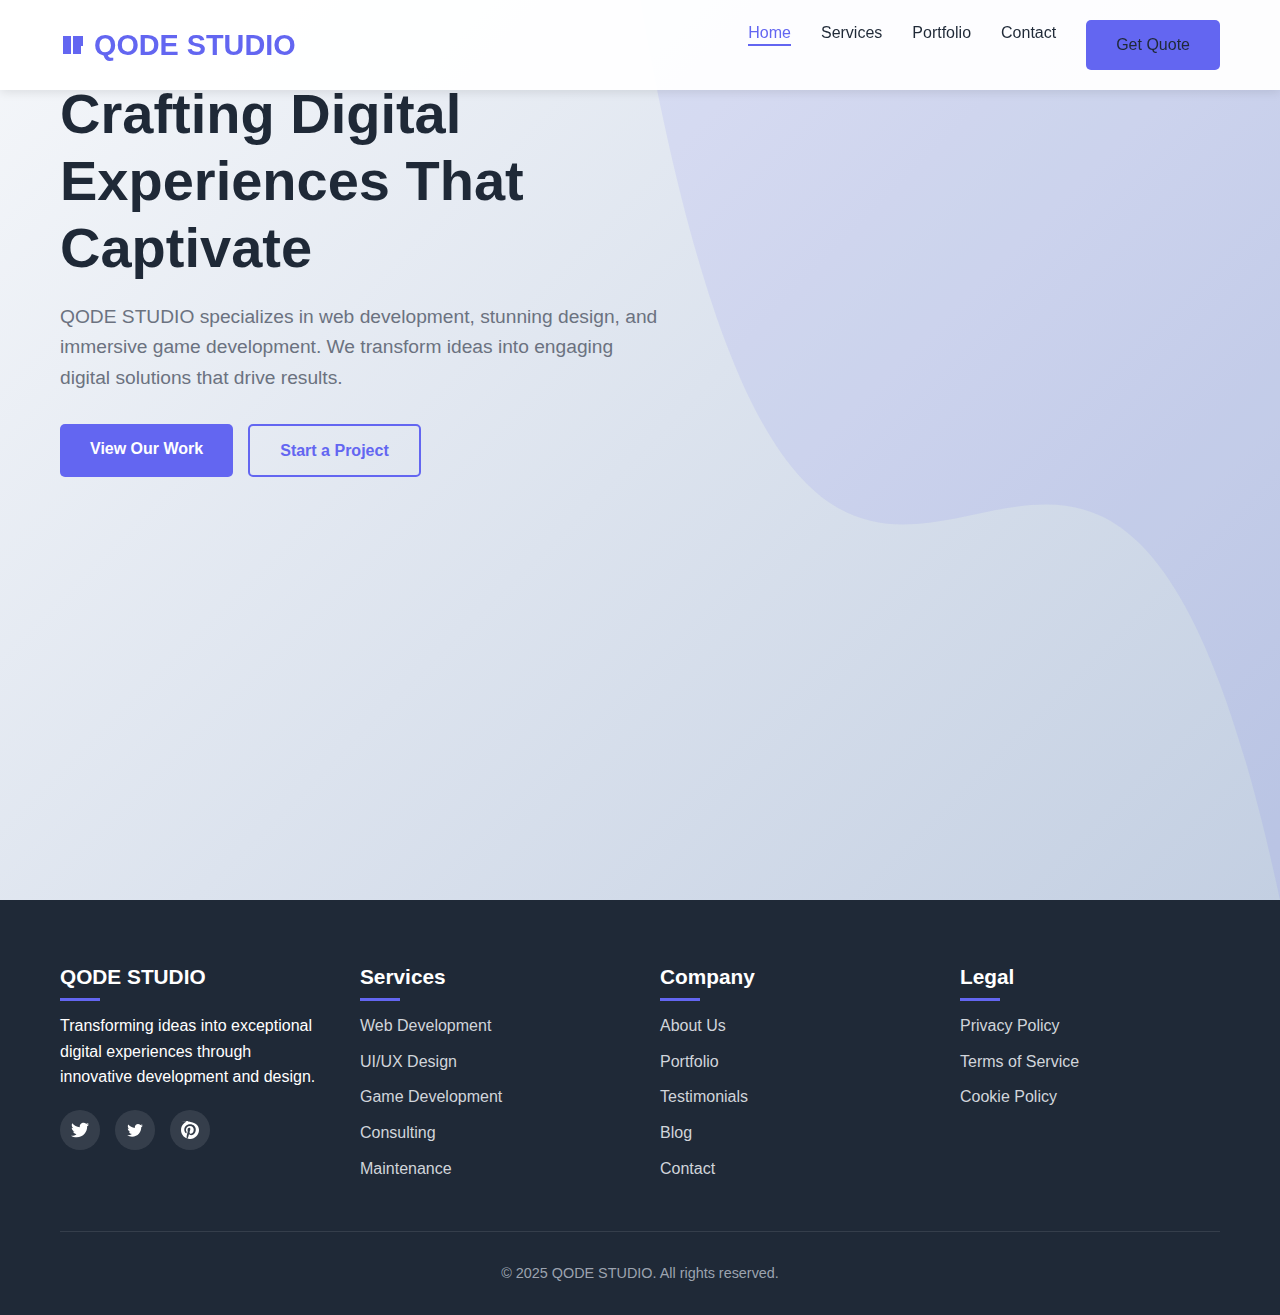
<file: index0.html>
<!DOCTYPE html>
<html lang="en">
<head>
    <meta charset="UTF-8">
    <meta name="viewport" content="width=device-width, initial-scale=1.0">
    <title>QODE STUDIO | Web Development, Design & Game Development</title>
    <link rel="stylesheet" href="https://cdnjs.cloudflare.com/ajax/libs/font-awesome/6.4.0/css/all.min.css">
    <style>
        /* Base Styles & Variables */
        :root {
            --primary: #6366f1;
            --primary-dark: #4f46e5;
            --secondary: #f59e0b;
            --dark: #1f2937;
            --light: #f8fafc;
            --gray: #6b7280;
            --transition: all 0.3s ease;
        }

        * {
            margin: 0;
            padding: 0;
            box-sizing: border-box;
            font-family: 'Segoe UI', Tahoma, Geneva, Verdana, sans-serif;
        }

        html {
            scroll-behavior: smooth;
        }

        body {
            background-color: var(--light);
            color: var(--dark);
            line-height: 1.6;
            overflow-x: hidden;
        }

        .container {
            width: 100%;
            max-width: 1200px;
            margin: 0 auto;
            padding: 0 20px;
        }

        section {
            padding: 80px 0;
            display: none;
            opacity: 0;
            transition: opacity 0.5s ease;
        }

        section.active {
            display: block;
            opacity: 1;
        }

        .section-title {
            text-align: center;
            margin-bottom: 50px;
        }

        .section-title h2 {
            font-size: 2.5rem;
            margin-bottom: 15px;
            color: var(--dark);
            position: relative;
            display: inline-block;
        }

        .section-title h2::after {
            content: '';
            position: absolute;
            bottom: -10px;
            left: 50%;
            transform: translateX(-50%);
            width: 80px;
            height: 4px;
            background: var(--primary);
            border-radius: 2px;
        }

        .section-title p {
            color: var(--gray);
            font-size: 1.1rem;
            max-width: 600px;
            margin: 0 auto;
        }

        .btn {
            display: inline-block;
            padding: 12px 30px;
            background: var(--primary);
            color: white;
            border: none;
            border-radius: 5px;
            font-size: 1rem;
            font-weight: 600;
            cursor: pointer;
            transition: var(--transition);
            text-decoration: none;
            text-align: center;
        }

        .btn:hover {
            background: var(--primary-dark);
            transform: translateY(-3px);
            box-shadow: 0 10px 20px rgba(0, 0, 0, 0.1);
        }

        .btn-secondary {
            background: transparent;
            border: 2px solid var(--primary);
            color: var(--primary);
        }

        .btn-secondary:hover {
            background: var(--primary);
            color: white;
        }

        /* Header & Navigation */
        header {
            position: fixed;
            top: 0;
            left: 0;
            width: 100%;
            z-index: 1000;
            background: rgba(255, 255, 255, 0.95);
            box-shadow: 0 2px 10px rgba(0, 0, 0, 0.1);
            transition: var(--transition);
        }

        header.scrolled {
            background: white;
            box-shadow: 0 5px 20px rgba(0, 0, 0, 0.1);
        }

        nav {
            display: flex;
            justify-content: space-between;
            align-items: center;
            padding: 20px 0;
        }

        .logo {
            font-size: 1.8rem;
            font-weight: 700;
            color: var(--primary);
            text-decoration: none;
            display: flex;
            align-items: center;
        }

        .logo svg {
            margin-right: 10px;
        }

        .nav-links {
            display: flex;
            list-style: none;
        }

        .nav-links li {
            margin-left: 30px;
        }

        .nav-links a {
            color: var(--dark);
            text-decoration: none;
            font-weight: 500;
            transition: var(--transition);
            position: relative;
            cursor: pointer;
        }

        .nav-links a:hover {
            color: var(--primary);
        }

        .nav-links a.active {
            color: var(--primary);
        }

        .nav-links a::after {
            content: '';
            position: absolute;
            bottom: -5px;
            left: 0;
            width: 0;
            height: 2px;
            background: var(--primary);
            transition: var(--transition);
        }

        .nav-links a.active::after,
        .nav-links a:hover::after {
            width: 100%;
        }

        .menu-toggle {
            display: none;
            cursor: pointer;
            font-size: 1.5rem;
        }

        /* Hero Section */
        .hero {
            height: 100vh;
            display: flex;
            align-items: center;
            background: linear-gradient(135deg, #f5f7fa 0%, #c3cfe2 100%);
            position: relative;
            overflow: hidden;
        }

        .hero::before {
            content: '';
            position: absolute;
            top: 0;
            right: 0;
            width: 50%;
            height: 100%;
            background: url('data:image/svg+xml,<svg xmlns="http://www.w3.org/2000/svg" viewBox="0 0 100 100" preserveAspectRatio="none"><path d="M0,0 C30,120 70,0 100,100 L100,0 Z" fill="%236366f1" opacity="0.1"/></svg>');
            background-size: cover;
        }

        .hero-content {
            max-width: 600px;
            position: relative;
            z-index: 1;
        }

        .hero h1 {
            font-size: 3.5rem;
            margin-bottom: 20px;
            line-height: 1.2;
        }

        .hero p {
            font-size: 1.2rem;
            margin-bottom: 30px;
            color: var(--gray);
        }

        .hero-btns {
            display: flex;
            gap: 15px;
        }

        /* Services Section */
        .services-grid {
            display: grid;
            grid-template-columns: repeat(auto-fit, minmax(300px, 1fr));
            gap: 30px;
        }

        .service-card {
            background: white;
            border-radius: 10px;
            padding: 40px 30px;
            text-align: center;
            box-shadow: 0 5px 15px rgba(0, 0, 0, 0.05);
            transition: var(--transition);
            position: relative;
            overflow: hidden;
            z-index: 1;
        }

        .service-card::before {
            content: '';
            position: absolute;
            top: 0;
            left: 0;
            width: 100%;
            height: 0;
            background: var(--primary);
            transition: var(--transition);
            z-index: -1;
        }

        .service-card:hover::before {
            height: 100%;
        }

        .service-card:hover {
            transform: translateY(-10px);
            color: white;
        }

        .service-card:hover h3,
        .service-card:hover p {
            color: white;
        }

        .service-icon {
            width: 80px;
            height: 80px;
            margin: 0 auto 20px;
            background: rgba(99, 102, 241, 0.1);
            border-radius: 50%;
            display: flex;
            align-items: center;
            justify-content: center;
            transition: var(--transition);
        }

        .service-card:hover .service-icon {
            background: rgba(255, 255, 255, 0.2);
        }

        .service-icon svg {
            width: 40px;
            height: 40px;
            fill: var(--primary);
            transition: var(--transition);
        }

        .service-card:hover .service-icon svg {
            fill: white;
        }

        .service-card h3 {
            font-size: 1.5rem;
            margin-bottom: 15px;
            transition: var(--transition);
        }

        .service-card p {
            color: var(--gray);
            transition: var(--transition);
        }

        /* Portfolio Section */
        .portfolio {
            background: #f5f7fa;
        }

        .portfolio-filters {
            display: flex;
            justify-content: center;
            flex-wrap: wrap;
            gap: 10px;
            margin-bottom: 40px;
        }

        .filter-btn {
            padding: 8px 20px;
            background: white;
            border: none;
            border-radius: 30px;
            font-weight: 500;
            cursor: pointer;
            transition: var(--transition);
            box-shadow: 0 2px 5px rgba(0, 0, 0, 0.05);
        }

        .filter-btn.active,
        .filter-btn:hover {
            background: var(--primary);
            color: white;
        }

        .portfolio-grid {
            display: grid;
            grid-template-columns: repeat(auto-fill, minmax(350px, 1fr));
            gap: 30px;
        }

        .portfolio-item {
            border-radius: 10px;
            overflow: hidden;
            box-shadow: 0 5px 15px rgba(0, 0, 0, 0.1);
            position: relative;
            cursor: pointer;
        }

        .portfolio-img {
            height: 250px;
            background-size: cover;
            background-position: center;
            transition: var(--transition);
        }

        .portfolio-overlay {
            position: absolute;
            top: 0;
            left: 0;
            width: 100%;
            height: 100%;
            background: rgba(99, 102, 241, 0.9);
            display: flex;
            flex-direction: column;
            justify-content: center;
            align-items: center;
            opacity: 0;
            transition: var(--transition);
            padding: 20px;
            text-align: center;
            color: white;
        }

        .portfolio-item:hover .portfolio-overlay {
            opacity: 1;
        }

        .portfolio-item:hover .portfolio-img {
            transform: scale(1.1);
        }

        .portfolio-overlay h3 {
            font-size: 1.5rem;
            margin-bottom: 10px;
        }

        .portfolio-overlay p {
            margin-bottom: 15px;
        }

        /* Contact Section */
        .contact-container {
            display: grid;
            grid-template-columns: repeat(auto-fit, minmax(300px, 1fr));
            gap: 50px;
        }

        .contact-info {
            display: flex;
            flex-direction: column;
            gap: 30px;
        }

        .contact-item {
            display: flex;
            align-items: flex-start;
            gap: 15px;
        }

        .contact-icon {
            width: 50px;
            height: 50px;
            background: rgba(99, 102, 241, 0.1);
            border-radius: 50%;
            display: flex;
            align-items: center;
            justify-content: center;
            flex-shrink: 0;
        }

        .contact-icon svg {
            width: 24px;
            height: 24px;
            fill: var(--primary);
        }

        .contact-details h3 {
            font-size: 1.2rem;
            margin-bottom: 5px;
        }

        .contact-form {
            background: white;
            padding: 40px;
            border-radius: 10px;
            box-shadow: 0 5px 15px rgba(0, 0, 0, 0.05);
        }

        .form-group {
            margin-bottom: 20px;
        }

        .form-group label {
            display: block;
            margin-bottom: 8px;
            font-weight: 500;
        }

        .form-control {
            width: 100%;
            padding: 12px 15px;
            border: 1px solid #e2e8f0;
            border-radius: 5px;
            font-size: 1rem;
            transition: var(--transition);
        }

        .form-control:focus {
            outline: none;
            border-color: var(--primary);
            box-shadow: 0 0 0 3px rgba(99, 102, 241, 0.2);
        }

        textarea.form-control {
            min-height: 150px;
            resize: vertical;
        }

        /* Footer */
        footer {
            background: var(--dark);
            color: white;
            padding: 60px 0 30px;
        }

        .footer-content {
            display: grid;
            grid-template-columns: repeat(auto-fit, minmax(200px, 1fr));
            gap: 40px;
            margin-bottom: 40px;
        }

        .footer-column h3 {
            font-size: 1.3rem;
            margin-bottom: 20px;
            position: relative;
            display: inline-block;
        }

        .footer-column h3::after {
            content: '';
            position: absolute;
            bottom: -8px;
            left: 0;
            width: 40px;
            height: 3px;
            background: var(--primary);
        }

        .footer-links {
            list-style: none;
        }

        .footer-links li {
            margin-bottom: 10px;
        }

        .footer-links a {
            color: #d1d5db;
            text-decoration: none;
            transition: var(--transition);
        }

        .footer-links a:hover {
            color: var(--primary);
            padding-left: 5px;
        }

        .social-links {
            display: flex;
            gap: 15px;
            margin-top: 20px;
        }

        .social-link {
            width: 40px;
            height: 40px;
            background: rgba(255, 255, 255, 0.1);
            border-radius: 50%;
            display: flex;
            align-items: center;
            justify-content: center;
            transition: var(--transition);
        }

        .social-link:hover {
            background: var(--primary);
            transform: translateY(-5px);
        }

        .social-link svg {
            width: 18px;
            height: 18px;
            fill: white;
        }

        .copyright {
            text-align: center;
            padding-top: 30px;
            border-top: 1px solid rgba(255, 255, 255, 0.1);
            color: #9ca3af;
            font-size: 0.9rem;
        }

        /* Responsive Design */
        @media (max-width: 992px) {
            .hero h1 {
                font-size: 2.8rem;
            }
        }

        @media (max-width: 768px) {
            .menu-toggle {
                display: block;
            }

            .nav-links {
                position: fixed;
                top: 80px;
                left: 0;
                width: 100%;
                background: white;
                flex-direction: column;
                align-items: center;
                padding: 20px 0;
                box-shadow: 0 5px 10px rgba(0, 0, 0, 0.1);
                transform: translateY(-150%);
                transition: var(--transition);
                z-index: 999;
            }

            .nav-links.active {
                transform: translateY(0);
            }

            .nav-links li {
                margin: 15px 0;
            }

            .hero h1 {
                font-size: 2.3rem;
            }

            .hero-btns {
                flex-direction: column;
            }

            .btn {
                width: 100%;
                margin-bottom: 10px;
            }
        }

        @media (max-width: 576px) {
            .section-title h2 {
                font-size: 2rem;
            }

            .hero h1 {
                font-size: 2rem;
            }

            .contact-form {
                padding: 30px 20px;
            }

            .portfolio-grid {
                grid-template-columns: 1fr;
            }
        }

        /* Animation Classes */
        .fade-in {
            opacity: 0;
            transform: translateY(30px);
            transition: opacity 0.6s ease, transform 0.6s ease;
        }

        .fade-in.appear {
            opacity: 1;
            transform: translateY(0);
        }
    </style>
</head>
<body>
    <!-- Header & Navigation -->
    <header id="header">
        <div class="container">
            <nav>
                <a href="#" class="logo">
                    <svg xmlns="http://www.w3.org/2000/svg" viewBox="0 0 24 24" width="24" height="24">
                        <path fill="currentColor" d="M13 3v10h10V3H13zM3 3v10h8V3H3zm10 18v-8h8v8h-8zM3 21v-8h8v8H3z"/>
                    </svg>
                    QODE STUDIO
                </a>
                <div class="menu-toggle" id="menuToggle">
                    <i class="fas fa-bars"></i>
                </div>
                <ul class="nav-links" id="navLinks">
                    <li><a href="#home" class="nav-link active" data-target="home">Home</a></li>
                    <li><a href="#services" class="nav-link" data-target="services">Services</a></li>
                    <li><a href="#portfolio" class="nav-link" data-target="portfolio">Portfolio</a></li>
                    <li><a href="#contact" class="nav-link" data-target="contact">Contact</a></li>
                    <li><a href="#" class="btn">Get Quote</a></li>
                </ul>
            </nav>
        </div>
    </header>

    <!-- Hero Section -->
    <section class="hero active" id="home">
        <div class="container">
            <div class="hero-content">
                <h1>Crafting Digital Experiences That Captivate</h1>
                <p>QODE STUDIO specializes in web development, stunning design, and immersive game development. We transform ideas into engaging digital solutions that drive results.</p>
                <div class="hero-btns">
                    <a href="#portfolio" class="btn nav-link" data-target="portfolio">View Our Work</a>
                    <a href="#contact" class="btn btn-secondary nav-link" data-target="contact">Start a Project</a>
                </div>
            </div>
        </div>
    </section>

    <!-- Services Section -->
    <section id="services">
        <div class="container">
            <div class="section-title">
                <h2>Our Services</h2>
                <p>We offer comprehensive digital solutions to bring your vision to life</p>
            </div>
            <div class="services-grid">
                <div class="service-card fade-in">
                    <div class="service-icon">
                        <svg xmlns="http://www.w3.org/2000/svg" viewBox="0 0 24 24">
                            <path d="M20.5 2H3.5A1.5 1.5 0 0 0 2 3.5v17A1.5 1.5 0 0 0 3.5 22h17a1.5 1.5 0 0 0 1.5-1.5v-17A1.5 1.5 0 0 0 20.5 2zM4 20V4h16v16H4z"/>
                            <path d="M7 7h10v4H7zM7 13h4v4H7zM13 13h4v2h-4z"/>
                        </svg>
                    </div>
                    <h3>Web Development</h3>
                    <p>Custom websites and web applications built with modern technologies, responsive design, and optimized performance.</p>
                </div>
                <div class="service-card fade-in">
                    <div class="service-icon">
                        <svg xmlns="http://www.w3.org/2000/svg" viewBox="0 0 24 24">
                            <path d="M21 6H3a1 1 0 0 0-1 1v10a1 1 0 0 0 1 1h18a1 1 0 0 0 1-1V7a1 1 0 0 0-1-1zM4 16V8h16v8H4z"/>
                            <circle cx="8.5" cy="12" r="1.5"/>
                            <circle cx="12" cy="12" r="1.5"/>
                            <circle cx="15.5" cy="12" r="1.5"/>
                        </svg>
                    </div>
                    <h3>UI/UX Design</h3>
                    <p>User-centered designs that create intuitive, engaging experiences and drive conversions for your business.</p>
                </div>
                <div class="service-card fade-in">
                    <div class="service-icon">
                        <svg xmlns="http://www.w3.org/2000/svg" viewBox="0 0 24 24">
                            <path d="M21 6H3a1 1 0 0 0-1 1v10a1 1 0 0 0 1 1h18a1 1 0 0 0 1-1V7a1 1 0 0 0-1-1zM4 16V8h16v8H4z"/>
                            <path d="M12 10a2 2 0 1 0 0 4 2 2 0 0 0 0-4z"/>
                        </svg>
                    </div>
                    <h3>Game Development</h3>
                    <p>Immersive 2D and 3D games developed with cutting-edge engines for multiple platforms and devices.</p>
                </div>
            </div>
        </div>
    </section>

    <!-- Portfolio Section -->
    <section class="portfolio" id="portfolio">
        <div class="container">
            <div class="section-title">
                <h2>Our Portfolio</h2>
                <p>Explore some of our recent projects across different domains</p>
            </div>
            <div class="portfolio-filters">
                <button class="filter-btn active" data-filter="all">All</button>
                <button class="filter-btn" data-filter="web">Web Development</button>
                <button class="filter-btn" data-filter="design">UI/UX Design</button>
                <button class="filter-btn" data-filter="game">Game Development</button>
            </div>
            <div class="portfolio-grid">
                <div class="portfolio-item fade-in" data-category="web">
                    <div class="portfolio-img" style="background-color: #4f46e5;"></div>
                    <div class="portfolio-overlay">
                        <h3>E-Commerce Platform</h3>
                        <p>Full-stack e-commerce solution with payment integration</p>
                        <a href="#" class="btn btn-secondary">View Details</a>
                    </div>
                </div>
                <div class="portfolio-item fade-in" data-category="design">
                    <div class="portfolio-img" style="background-color: #f59e0b;"></div>
                    <div class="portfolio-overlay">
                        <h3>Finance Dashboard</h3>
                        <p>User-friendly dashboard for financial analytics</p>
                        <a href="#" class="btn btn-secondary">View Details</a>
                    </div>
                </div>
                <div class="portfolio-item fade-in" data-category="game">
                    <div class="portfolio-img" style="background-color: #10b981;"></div>
                    <div class="portfolio-overlay">
                        <h3>Space Adventure Game</h3>
                        <p>2D mobile game with immersive gameplay</p>
                        <a href="#" class="btn btn-secondary">View Details</a>
                    </div>
                </div>
            </div>
        </div>
    </section>

    <!-- Contact Section -->
    <section id="contact">
        <div class="container">
            <div class="section-title">
                <h2>Get In Touch</h2>
                <p>Ready to start your project? Contact us for a free consultation</p>
            </div>
            <div class="contact-container">
                <div class="contact-info">
                    <div class="contact-item">
                        <div class="contact-icon">
                            <svg xmlns="http://www.w3.org/2000/svg" viewBox="0 0 24 24">
                                <path d="M20 4H4c-1.1 0-1.99.9-1.99 2L2 18c0 1.1.9 2 2 2h16c1.1 0 2-.9 2-2V6c0-1.1-.9-2-2-2zm0 4l-8 5-8-5V6l8 5 8-5v2z"/>
                            </svg>
                        </div>
                        <div class="contact-details">
                            <h3>Email Us</h3>
                            <p>hello@qodestudio.com</p>
                        </div>
                    </div>
                    <div class="contact-item">
                        <div class="contact-icon">
                            <svg xmlns="http://www.w3.org/2000/svg" viewBox="0 0 24 24">
                                <path d="M6.62 10.79c1.44 2.83 3.76 5.14 6.59 6.59l2.2-2.2c.27-.27.67-.36 1.02-.24 1.12.37 2.33.57 3.57.57.55 0 1 .45 1 1V20c0 .55-.45 1-1 1-9.39 0-17-7.61-17-17 0-.55.45-1 1-1h3.5c.55 0 1 .45 1 1 0 1.25.2 2.45.57 3.57.11.35.03.74-.25 1.02l-2.2 2.2z"/>
                            </svg>
                        </div>
                        <div class="contact-details">
                            <h3>Call Us</h3>
                            <p>+1 (555) 123-4567</p>
                        </div>
                    </div>
                    <div class="contact-item">
                        <div class="contact-icon">
                            <svg xmlns="http://www.w3.org/2000/svg" viewBox="0 0 24 24">
                                <path d="M12 2C8.13 2 5 5.13 5 9c0 5.25 7 13 7 13s7-7.75 7-13c0-3.87-3.13-7-7-7zm0 9.5a2.5 2.5 0 0 1 0-5 2.5 2.5 0 0 1 0 5z"/>
                            </svg>
                        </div>
                        <div class="contact-details">
                            <h3>Visit Us</h3>
                            <p>123 Digital Street, Tech City</p>
                        </div>
                    </div>
                </div>
                <div class="contact-form fade-in">
                    <form id="projectForm">
                        <div class="form-group">
                            <label for="name">Your Name</label>
                            <input type="text" id="name" class="form-control" required>
                        </div>
                        <div class="form-group">
                            <label for="email">Email Address</label>
                            <input type="email" id="email" class="form-control" required>
                        </div>
                        <div class="form-group">
                            <label for="service">Service Needed</label>
                            <select id="service" class="form-control" required>
                                <option value="">Select a service</option>
                                <option value="web">Web Development</option>
                                <option value="design">UI/UX Design</option>
                                <option value="game">Game Development</option>
                                <option value="other">Other</option>
                            </select>
                        </div>
                        <div class="form-group">
                            <label for="message">Project Details</label>
                            <textarea id="message" class="form-control" required></textarea>
                        </div>
                        <button type="submit" class="btn">Send Message</button>
                    </form>
                </div>
            </div>
        </div>
    </section>

    <!-- Footer -->
    <footer>
        <div class="container">
            <div class="footer-content">
                <div class="footer-column">
                    <h3>QODE STUDIO</h3>
                    <p>Transforming ideas into exceptional digital experiences through innovative development and design.</p>
                    <div class="social-links">
                        <a href="#" class="social-link">
                            <svg xmlns="http://www.w3.org/2000/svg" viewBox="0 0 24 24">
                                <path d="M24 4.557c-.883.392-1.832.656-2.828.775 1.017-.609 1.798-1.574 2.165-2.724-.951.564-2.005.974-3.127 1.195-.897-.957-2.178-1.555-3.594-1.555-3.179 0-5.515 2.966-4.797 6.045-4.091-.205-7.719-2.165-10.148-5.144-1.29 2.213-.669 5.108 1.523 6.574-.806-.026-1.566-.247-2.229-.616-.054 2.281 1.581 4.415 3.949 4.89-.693.188-1.452.232-2.224.084.626 1.956 2.444 3.379 4.6 3.419-2.07 1.623-4.678 2.348-7.29 2.04 2.179 1.397 4.768 2.212 7.548 2.212 9.142 0 14.307-7.721 13.995-14.646.962-.695 1.797-1.562 2.457-2.549z"/>
                            </svg>
                        </a>
                        <a href="#" class="social-link">
                            <svg xmlns="http://www.w3.org/2000/svg" viewBox="0 0 24 24">
                                <path d="M22.46 6c-.77.35-1.6.58-2.46.69.88-.53 1.56-1.37 1.88-2.38-.83.5-1.75.85-2.72 1.05C18.37 4.5 17.26 4 16 4c-2.35 0-4.27 1.92-4.27 4.29 0 .34.04.67.11.98C8.28 9.09 5.11 7.38 3 4.79c-.37.63-.58 1.37-.58 2.15 0 1.49.75 2.81 1.91 3.56-.71 0-1.37-.2-1.95-.5v.03c0 2.08 1.48 3.82 3.44 4.21a4.22 4.22 0 0 1-1.93.07 4.28 4.28 0 0 0 4 2.98 8.521 8.521 0 0 1-5.33 1.84c-.34 0-.68-.02-1.02-.06C3.44 20.29 5.7 21 8.12 21 16 21 20.33 14.46 20.33 8.79c0-.19 0-.37-.01-.56.84-.6 1.56-1.36 2.14-2.23z"/>
                            </svg>
                        </a>
                        <a href="#" class="social-link">
                            <svg xmlns="http://www.w3.org/2000/svg" viewBox="0 0 24 24">
                                <path d="M12.017 0C5.396 0 .029 5.367.029 11.987c0 5.079 3.158 9.417 7.618 11.174-.105-.949-.199-2.403.042-3.441.219-.937 1.407-5.965 1.407-5.965s-.359-.719-.359-1.782c0-1.668.967-2.914 2.171-2.914 1.023 0 1.518.769 1.518 1.69 0 1.029-.653 2.567-.992 3.992-.285 1.193.6 2.165 1.775 2.165 2.128 0 3.768-2.245 3.768-5.487 0-2.861-2.063-4.869-5.008-4.869-3.41 0-5.409 2.562-5.409 5.199 0 1.033.394 2.143.889 2.741.099.12.112.225.085.345-.09.375-.293 1.199-.334 1.363-.053.225-.172.271-.402.165-1.495-.69-2.433-2.878-2.433-4.646 0-3.776 2.748-7.252 7.92-7.252 4.158 0 7.392 2.967 7.392 6.923 0 4.135-2.607 7.462-6.233 7.462-1.214 0-2.357-.629-2.75-1.378l-.748 2.853c-.271 1.043-1.002 2.35-1.492 3.146C9.57 23.812 10.763 24.009 12.017 24.009c6.624 0 11.99-5.367 11.99-11.988C24.007 5.367 18.641.001.012.017 12.017 0z"/>
                            </svg>
                        </a>
                    </div>
                </div>
                <div class="footer-column">
                    <h3>Services</h3>
                    <ul class="footer-links">
                        <li><a href="#" class="nav-link" data-target="services">Web Development</a></li>
                        <li><a href="#" class="nav-link" data-target="services">UI/UX Design</a></li>
                        <li><a href="#" class="nav-link" data-target="services">Game Development</a></li>
                        <li><a href="#" class="nav-link" data-target="services">Consulting</a></li>
                        <li><a href="#" class="nav-link" data-target="services">Maintenance</a></li>
                    </ul>
                </div>
                <div class="footer-column">
                    <h3>Company</h3>
                    <ul class="footer-links">
                        <li><a href="#">About Us</a></li>
                        <li><a href="#" class="nav-link" data-target="portfolio">Portfolio</a></li>
                        <li><a href="#">Testimonials</a></li>
                        <li><a href="#">Blog</a></li>
                        <li><a href="#" class="nav-link" data-target="contact">Contact</a></li>
                    </ul>
                </div>
                <div class="footer-column">
                    <h3>Legal</h3>
                    <ul class="footer-links">
                        <li><a href="#">Privacy Policy</a></li>
                        <li><a href="#">Terms of Service</a></li>
                        <li><a href="#">Cookie Policy</a></li>
                    </ul>
                </div>
            </div>
            <div class="copyright">
                <p>&copy; 2025 QODE STUDIO. All rights reserved.</p>
            </div>
        </div>
    </footer>

    <script>
        // Navigation functionality
        const navLinks = document.querySelectorAll('.nav-link');
        const sections = document.querySelectorAll('section');
        
        // Function to show a specific section and hide others
        function showSection(sectionId) {
            // Hide all sections
            sections.forEach(section => {
                section.classList.remove('active');
            });
            
            // Show the selected section
            const targetSection = document.getElementById(sectionId);
            if (targetSection) {
                targetSection.classList.add('active');
            }
            
            // Update active nav link
            navLinks.forEach(link => {
                link.classList.remove('active');
                if (link.getAttribute('data-target') === sectionId) {
                    link.classList.add('active');
                }
            });
            
            // Close mobile menu if open
            const mobileNav = document.getElementById('navLinks');
            mobileNav.classList.remove('active');
        }
        
        // Add click event listeners to nav links
        navLinks.forEach(link => {
            link.addEventListener('click', (e) => {
                e.preventDefault();
                const targetSection = link.getAttribute('data-target');
                showSection(targetSection);
            });
        });
        
        // Set home as default active section
        document.addEventListener('DOMContentLoaded', () => {
            showSection('home');
        });

        // Mobile Menu Toggle
        const menuToggle = document.getElementById('menuToggle');
        const navLinksContainer = document.getElementById('navLinks');

        menuToggle.addEventListener('click', () => {
            navLinksContainer.classList.toggle('active');
        });

        // Header Scroll Effect
        const header = document.getElementById('header');
        window.addEventListener('scroll', () => {
            if (window.scrollY > 100) {
                header.classList.add('scrolled');
            } else {
                header.classList.remove('scrolled');
            }
        });

        // Portfolio Filtering
        const filterButtons = document.querySelectorAll('.filter-btn');
        const portfolioItems = document.querySelectorAll('.portfolio-item');

        filterButtons.forEach(button => {
            button.addEventListener('click', () => {
                // Remove active class from all buttons
                filterButtons.forEach(btn => btn.classList.remove('active'));
                // Add active class to clicked button
                button.classList.add('active');
                
                const filterValue = button.getAttribute('data-filter');
                
                portfolioItems.forEach(item => {
                    if (filterValue === 'all' || item.getAttribute('data-category') === filterValue) {
                        item.style.display = 'block';
                    } else {
                        item.style.display = 'none';
                    }
                });
            });
        });

        // Form Submission
        const projectForm = document.getElementById('projectForm');
        projectForm.addEventListener('submit', (e) => {
            e.preventDefault();
            alert('Thank you for your message! We will get back to you soon.');
            projectForm.reset();
        });

        // Fade-in Animation on Scroll
        const fadeElements = document.querySelectorAll('.fade-in');
        
        const appearOnScroll = new IntersectionObserver((entries, observer) => {
            entries.forEach(entry => {
                if (!entry.isIntersecting) return;
                entry.target.classList.add('appear');
                observer.unobserve(entry.target);
            });
        }, { threshold: 0.1 });
        
        fadeElements.forEach(element => {
            appearOnScroll.observe(element);
        });
    </script>
</body>
</html>
</file>
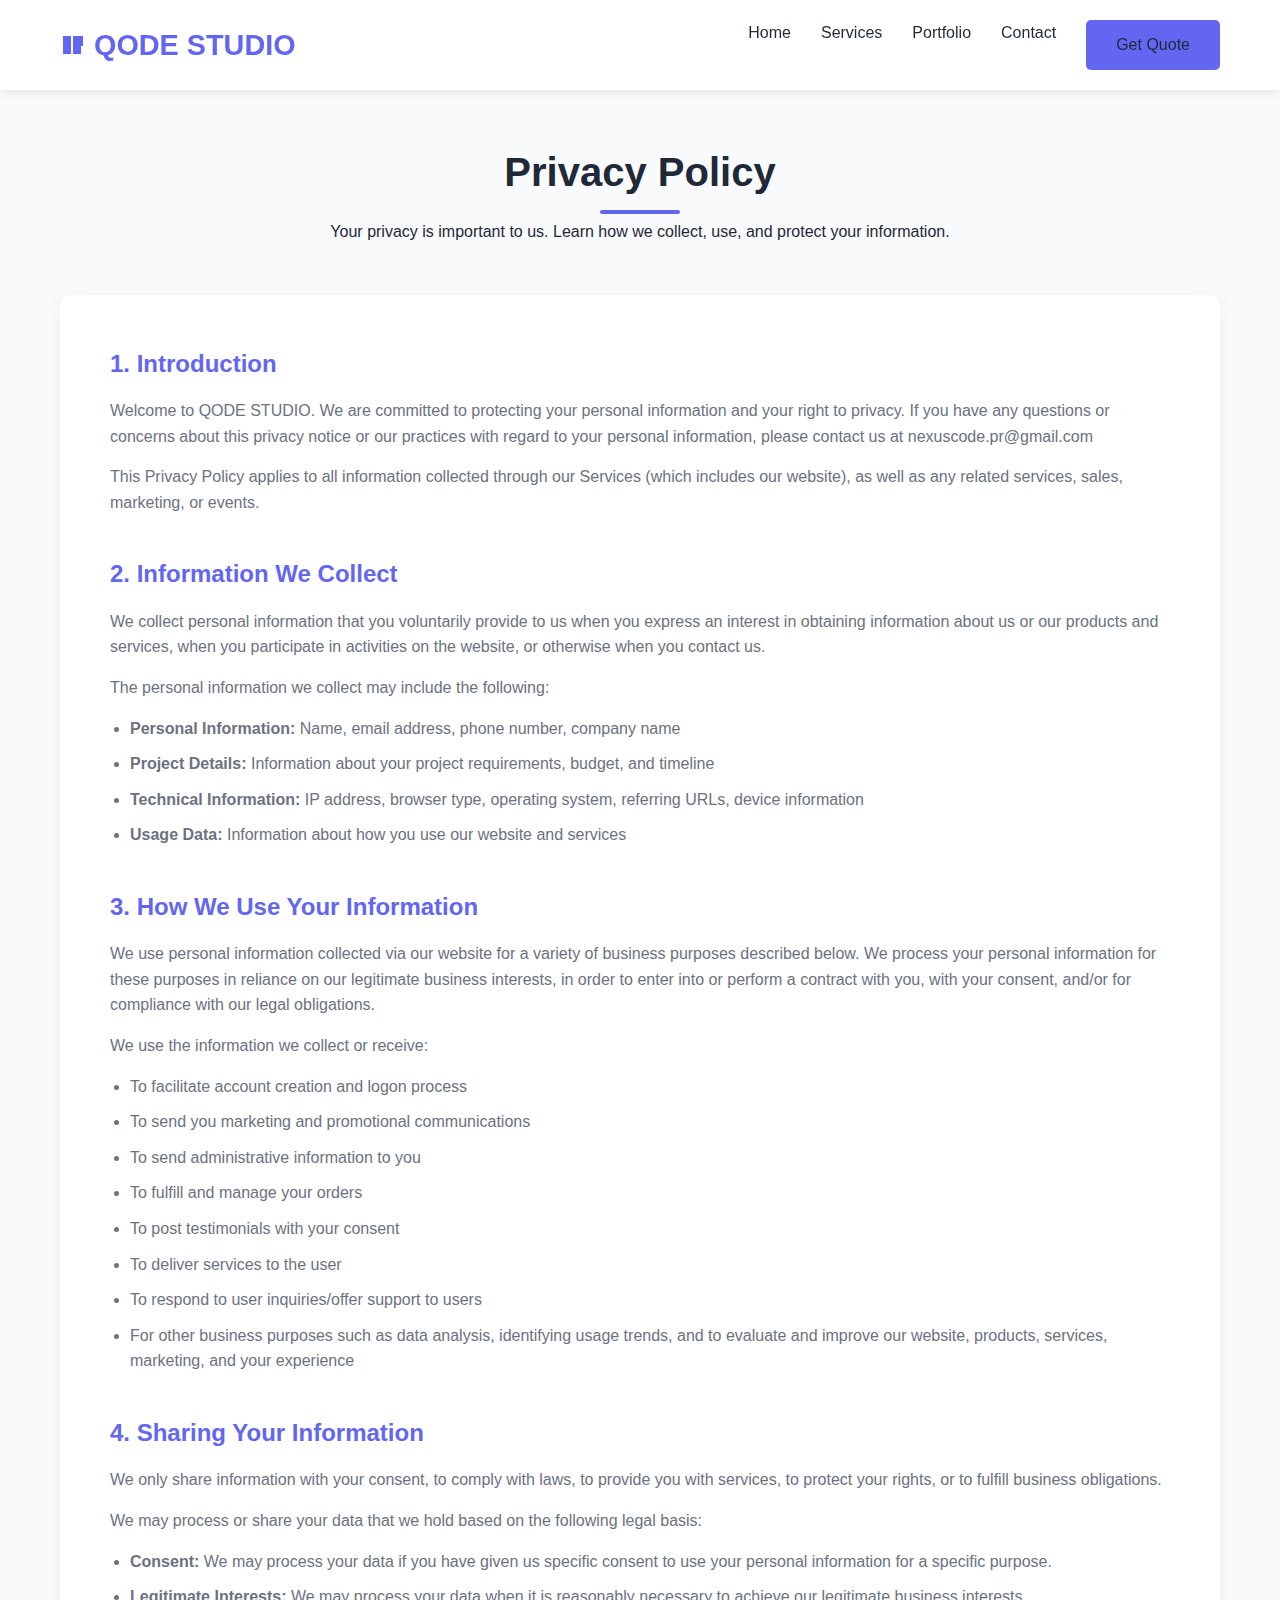
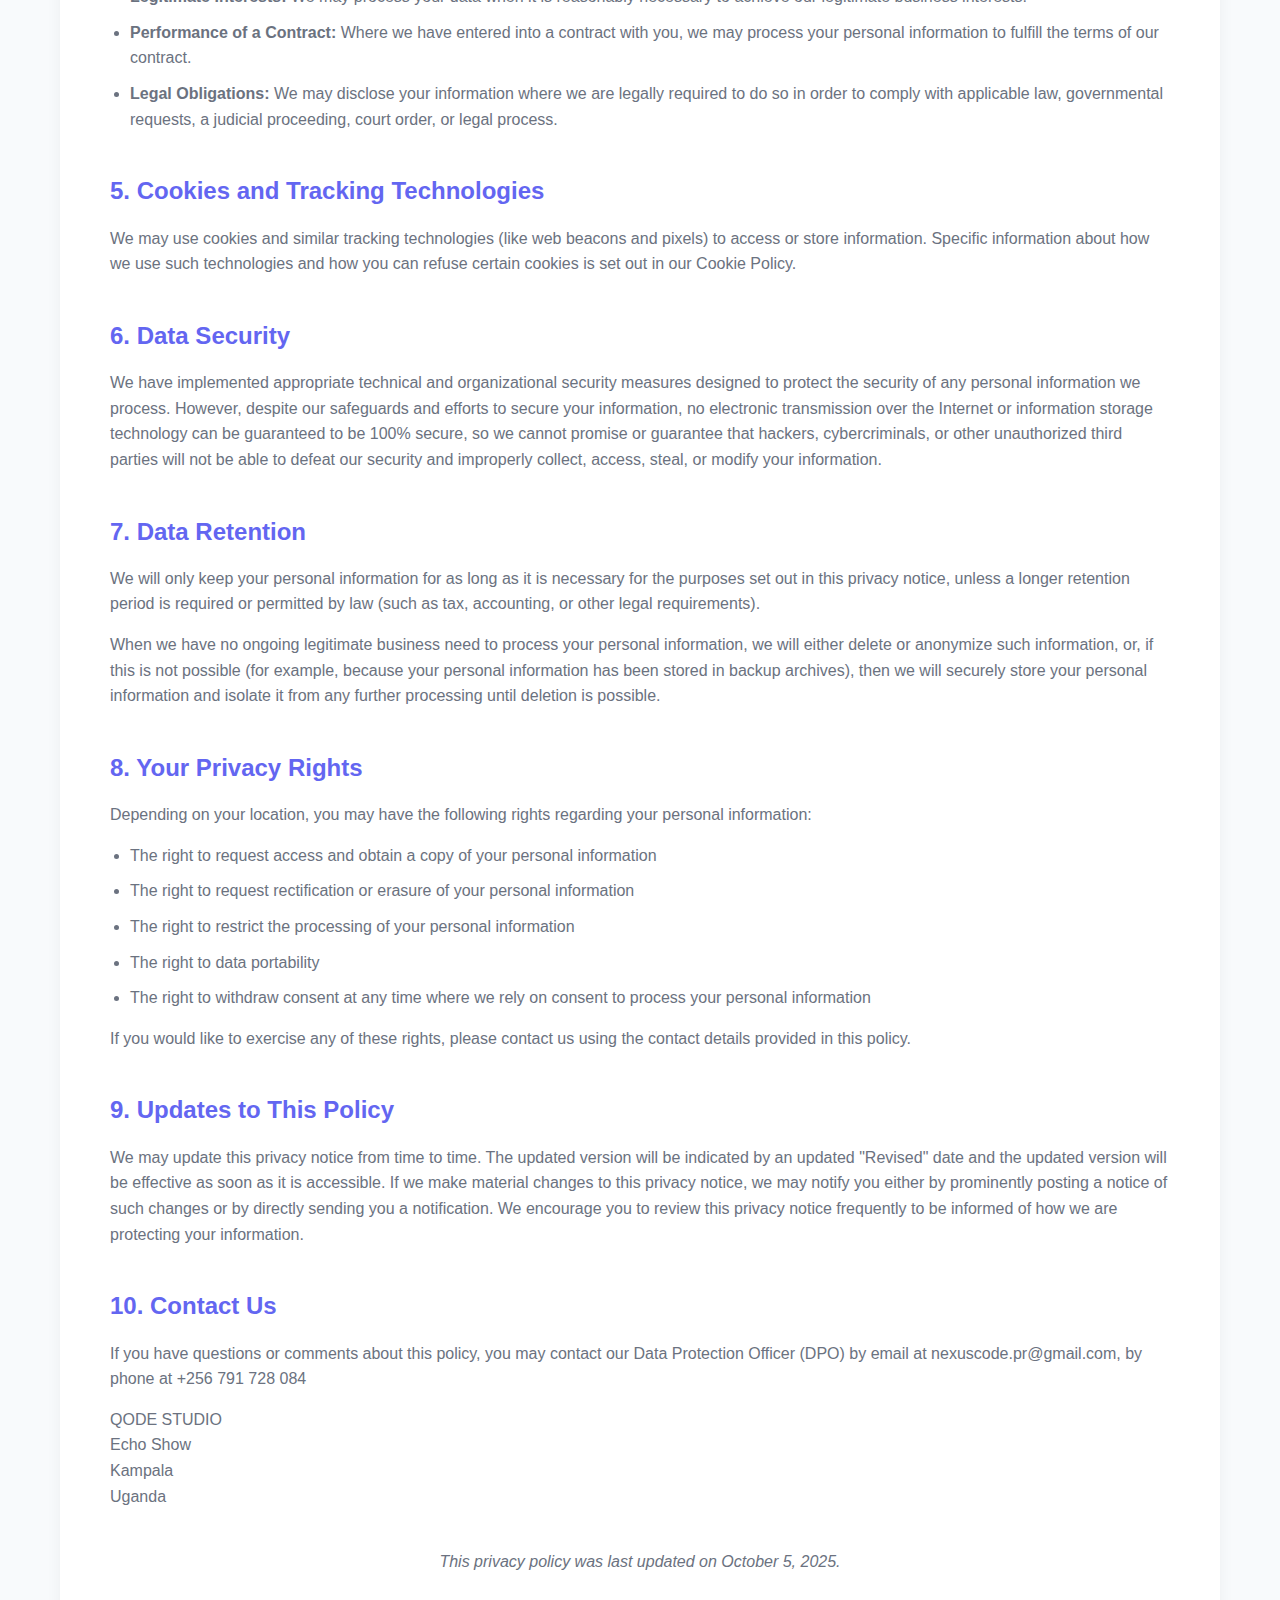
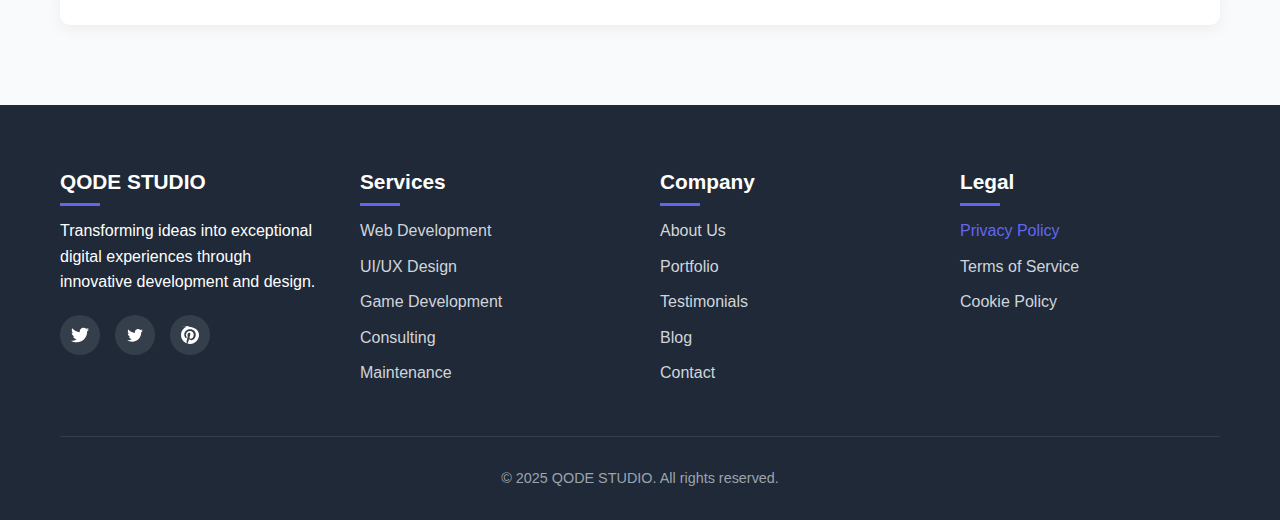
<file: privacy.html>
<!DOCTYPE html>
<html lang="en">
<head>
    <meta charset="UTF-8">
    <meta name="viewport" content="width=device-width, initial-scale=1.0">
    <title>Privacy Policy | QODE STUDIO</title>
    <style>
        /* Base Styles & Variables */
        :root {
            --primary: #6366f1;
            --primary-dark: #4f46e5;
            --secondary: #f59e0b;
            --dark: #1f2937;
            --light: #f8fafc;
            --gray: #6b7280;
            --transition: all 0.3s ease;
        }

        * {
            margin: 0;
            padding: 0;
            box-sizing: border-box;
            font-family: 'Segoe UI', Tahoma, Geneva, Verdana, sans-serif;
        }

        body {
            background-color: var(--light);
            color: var(--dark);
            line-height: 1.6;
            overflow-x: hidden;
        }

        .container {
            width: 100%;
            max-width: 1200px;
            margin: 0 auto;
            padding: 0 20px;
        }

        section {
            padding: 80px 0;
        }

        .section-title {
            text-align: center;
            margin-bottom: 50px;
        }

        .section-title h2 {
            font-size: 2.5rem;
            margin-bottom: 15px;
            color: var(--dark);
            position: relative;
            display: inline-block;
        }

        .section-title h2::after {
            content: '';
            position: absolute;
            bottom: -10px;
            left: 50%;
            transform: translateX(-50%);
            width: 80px;
            height: 4px;
            background: var(--primary);
            border-radius: 2px;
        }

        .btn {
            display: inline-block;
            padding: 12px 30px;
            background: var(--primary);
            color: white;
            border: none;
            border-radius: 5px;
            font-size: 1rem;
            font-weight: 600;
            cursor: pointer;
            transition: var(--transition);
            text-decoration: none;
            text-align: center;
        }

        .btn:hover {
            background: var(--primary-dark);
            transform: translateY(-3px);
            box-shadow: 0 10px 20px rgba(0, 0, 0, 0.1);
        }

        /* Header & Navigation */
        header {
            position: fixed;
            top: 0;
            left: 0;
            width: 100%;
            z-index: 1000;
            background: rgba(255, 255, 255, 0.95);
            box-shadow: 0 2px 10px rgba(0, 0, 0, 0.1);
            transition: var(--transition);
        }

        header.scrolled {
            background: white;
            box-shadow: 0 5px 20px rgba(0, 0, 0, 0.1);
        }

        nav {
            display: flex;
            justify-content: space-between;
            align-items: center;
            padding: 20px 0;
        }

        .logo {
            font-size: 1.8rem;
            font-weight: 700;
            color: var(--primary);
            text-decoration: none;
            display: flex;
            align-items: center;
        }

        .logo svg {
            margin-right: 10px;
        }

        .nav-links {
            display: flex;
            list-style: none;
        }

        .nav-links li {
            margin-left: 30px;
        }

        .nav-links a {
            color: var(--dark);
            text-decoration: none;
            font-weight: 500;
            transition: var(--transition);
            position: relative;
        }

        .nav-links a:hover {
            color: var(--primary);
        }

        .nav-links a::after {
            content: '';
            position: absolute;
            bottom: -5px;
            left: 0;
            width: 0;
            height: 2px;
            background: var(--primary);
            transition: var(--transition);
        }

        .nav-links a:hover::after {
            width: 100%;
        }

        .menu-toggle {
            display: none;
            cursor: pointer;
            font-size: 1.5rem;
        }

        /* Privacy Policy Content */
        .privacy-content {
            background: white;
            border-radius: 10px;
            padding: 50px;
            box-shadow: 0 5px 15px rgba(0, 0, 0, 0.05);
            margin-top: 40px;
        }

        .privacy-section {
            margin-bottom: 40px;
        }

        .privacy-section h3 {
            font-size: 1.5rem;
            margin-bottom: 15px;
            color: var(--primary);
        }

        .privacy-section p {
            margin-bottom: 15px;
            color: var(--gray);
        }

        .privacy-section ul {
            margin-left: 20px;
            margin-bottom: 15px;
        }

        .privacy-section li {
            margin-bottom: 10px;
            color: var(--gray);
        }

        .last-updated {
            font-style: italic;
            color: var(--gray);
            text-align: center;
            margin-top: 30px;
        }

        /* Footer */
        footer {
            background: var(--dark);
            color: white;
            padding: 60px 0 30px;
        }

        .footer-content {
            display: grid;
            grid-template-columns: repeat(auto-fit, minmax(200px, 1fr));
            gap: 40px;
            margin-bottom: 40px;
        }

        .footer-column h3 {
            font-size: 1.3rem;
            margin-bottom: 20px;
            position: relative;
            display: inline-block;
        }

        .footer-column h3::after {
            content: '';
            position: absolute;
            bottom: -8px;
            left: 0;
            width: 40px;
            height: 3px;
            background: var(--primary);
        }

        .footer-links {
            list-style: none;
        }

        .footer-links li {
            margin-bottom: 10px;
        }

        .footer-links a {
            color: #d1d5db;
            text-decoration: none;
            transition: var(--transition);
        }

        .footer-links a:hover {
            color: var(--primary);
            padding-left: 5px;
        }

        .social-links {
            display: flex;
            gap: 15px;
            margin-top: 20px;
        }

        .social-link {
            width: 40px;
            height: 40px;
            background: rgba(255, 255, 255, 0.1);
            border-radius: 50%;
            display: flex;
            align-items: center;
            justify-content: center;
            transition: var(--transition);
        }

        .social-link:hover {
            background: var(--primary);
            transform: translateY(-5px);
        }

        .social-link svg {
            width: 18px;
            height: 18px;
            fill: white;
        }

        .copyright {
            text-align: center;
            padding-top: 30px;
            border-top: 1px solid rgba(255, 255, 255, 0.1);
            color: #9ca3af;
            font-size: 0.9rem;
        }

        /* Responsive Design */
        @media (max-width: 768px) {
            .menu-toggle {
                display: block;
            }

            .nav-links {
                position: fixed;
                top: 80px;
                left: 0;
                width: 100%;
                background: white;
                flex-direction: column;
                align-items: center;
                padding: 20px 0;
                box-shadow: 0 5px 10px rgba(0, 0, 0, 0.1);
                transform: translateY(-150%);
                transition: var(--transition);
                z-index: 999;
            }

            .nav-links.active {
                transform: translateY(0);
            }

            .nav-links li {
                margin: 15px 0;
            }

            .privacy-content {
                padding: 30px 20px;
            }
        }

        @media (max-width: 576px) {
            .section-title h2 {
                font-size: 2rem;
            }
        }
    </style>
</head>
<body>
    <!-- Header & Navigation -->
    <header id="header">
        <div class="container">
            <nav>
                <a href="index.html" class="logo">
                    <svg xmlns="http://www.w3.org/2000/svg" viewBox="0 0 24 24" width="24" height="24">
                        <path fill="currentColor" d="M13 3v10h10V3H13zM3 3v10h8V3H3zm10 18v-8h8v8h-8zM3 21v-8h8v8H3z"/>
                    </svg>
                    QODE STUDIO
                </a>
                <div class="menu-toggle" id="menuToggle">
                    <i class="fas fa-bars"></i>
                </div>
                <ul class="nav-links" id="navLinks">
                    <li><a href="index.html">Home</a></li>
                    <li><a href="index.html#services">Services</a></li>
                    <li><a href="index.html#portfolio">Portfolio</a></li>
                    <li><a href="index.html#contact">Contact</a></li>
                    <li><a href="index.html#contact" class="btn">Get Quote</a></li>
                </ul>
            </nav>
        </div>
    </header>

    <!-- Privacy Policy Section -->
    <section style="padding-top: 140px;">
        <div class="container">
            <div class="section-title">
                <h2>Privacy Policy</h2>
                <p>Your privacy is important to us. Learn how we collect, use, and protect your information.</p>
            </div>
            
            <div class="privacy-content">
                <div class="privacy-section">
                    <h3>1. Introduction</h3>
                    <p>Welcome to QODE STUDIO. We are committed to protecting your personal information and your right to privacy. If you have any questions or concerns about this privacy notice or our practices with regard to your personal information, please contact us at nexuscode.pr@gmail.com</p>
                    <p>This Privacy Policy applies to all information collected through our Services (which includes our website), as well as any related services, sales, marketing, or events.</p>
                </div>
                
                <div class="privacy-section">
                    <h3>2. Information We Collect</h3>
                    <p>We collect personal information that you voluntarily provide to us when you express an interest in obtaining information about us or our products and services, when you participate in activities on the website, or otherwise when you contact us.</p>
                    
                    <p>The personal information we collect may include the following:</p>
                    <ul>
                        <li><strong>Personal Information:</strong> Name, email address, phone number, company name</li>
                        <li><strong>Project Details:</strong> Information about your project requirements, budget, and timeline</li>
                        <li><strong>Technical Information:</strong> IP address, browser type, operating system, referring URLs, device information</li>
                        <li><strong>Usage Data:</strong> Information about how you use our website and services</li>
                    </ul>
                </div>
                
                <div class="privacy-section">
                    <h3>3. How We Use Your Information</h3>
                    <p>We use personal information collected via our website for a variety of business purposes described below. We process your personal information for these purposes in reliance on our legitimate business interests, in order to enter into or perform a contract with you, with your consent, and/or for compliance with our legal obligations.</p>
                    
                    <p>We use the information we collect or receive:</p>
                    <ul>
                        <li>To facilitate account creation and logon process</li>
                        <li>To send you marketing and promotional communications</li>
                        <li>To send administrative information to you</li>
                        <li>To fulfill and manage your orders</li>
                        <li>To post testimonials with your consent</li>
                        <li>To deliver services to the user</li>
                        <li>To respond to user inquiries/offer support to users</li>
                        <li>For other business purposes such as data analysis, identifying usage trends, and to evaluate and improve our website, products, services, marketing, and your experience</li>
                    </ul>
                </div>
                
                <div class="privacy-section">
                    <h3>4. Sharing Your Information</h3>
                    <p>We only share information with your consent, to comply with laws, to provide you with services, to protect your rights, or to fulfill business obligations.</p>
                    
                    <p>We may process or share your data that we hold based on the following legal basis:</p>
                    <ul>
                        <li><strong>Consent:</strong> We may process your data if you have given us specific consent to use your personal information for a specific purpose.</li>
                        <li><strong>Legitimate Interests:</strong> We may process your data when it is reasonably necessary to achieve our legitimate business interests.</li>
                        <li><strong>Performance of a Contract:</strong> Where we have entered into a contract with you, we may process your personal information to fulfill the terms of our contract.</li>
                        <li><strong>Legal Obligations:</strong> We may disclose your information where we are legally required to do so in order to comply with applicable law, governmental requests, a judicial proceeding, court order, or legal process.</li>
                    </ul>
                </div>
                
                <div class="privacy-section">
                    <h3>5. Cookies and Tracking Technologies</h3>
                    <p>We may use cookies and similar tracking technologies (like web beacons and pixels) to access or store information. Specific information about how we use such technologies and how you can refuse certain cookies is set out in our Cookie Policy.</p>
                </div>
                
                <div class="privacy-section">
                    <h3>6. Data Security</h3>
                    <p>We have implemented appropriate technical and organizational security measures designed to protect the security of any personal information we process. However, despite our safeguards and efforts to secure your information, no electronic transmission over the Internet or information storage technology can be guaranteed to be 100% secure, so we cannot promise or guarantee that hackers, cybercriminals, or other unauthorized third parties will not be able to defeat our security and improperly collect, access, steal, or modify your information.</p>
                </div>
                
                <div class="privacy-section">
                    <h3>7. Data Retention</h3>
                    <p>We will only keep your personal information for as long as it is necessary for the purposes set out in this privacy notice, unless a longer retention period is required or permitted by law (such as tax, accounting, or other legal requirements).</p>
                    <p>When we have no ongoing legitimate business need to process your personal information, we will either delete or anonymize such information, or, if this is not possible (for example, because your personal information has been stored in backup archives), then we will securely store your personal information and isolate it from any further processing until deletion is possible.</p>
                </div>
                
                <div class="privacy-section">
                    <h3>8. Your Privacy Rights</h3>
                    <p>Depending on your location, you may have the following rights regarding your personal information:</p>
                    <ul>
                        <li>The right to request access and obtain a copy of your personal information</li>
                        <li>The right to request rectification or erasure of your personal information</li>
                        <li>The right to restrict the processing of your personal information</li>
                        <li>The right to data portability</li>
                        <li>The right to withdraw consent at any time where we rely on consent to process your personal information</li>
                    </ul>
                    <p>If you would like to exercise any of these rights, please contact us using the contact details provided in this policy.</p>
                </div>
                
                <div class="privacy-section">
                    <h3>9. Updates to This Policy</h3>
                    <p>We may update this privacy notice from time to time. The updated version will be indicated by an updated "Revised" date and the updated version will be effective as soon as it is accessible. If we make material changes to this privacy notice, we may notify you either by prominently posting a notice of such changes or by directly sending you a notification. We encourage you to review this privacy notice frequently to be informed of how we are protecting your information.</p>
                </div>
                
                <div class="privacy-section">
                    <h3>10. Contact Us</h3>
                    <p>If you have questions or comments about this policy, you may contact our Data Protection Officer (DPO) by email at nexuscode.pr@gmail.com, by phone at +256 791 728 084</p>
                    <p>QODE STUDIO<br>
                    Echo Show<br>
                    Kampala<br>
                    Uganda</p>
                </div>
                
                <p class="last-updated">This privacy policy was last updated on October 5, 2025.</p>
            </div>
        </div>
    </section>

    <!-- Footer -->
    <footer>
        <div class="container">
            <div class="footer-content">
                <div class="footer-column">
                    <h3>QODE STUDIO</h3>
                    <p>Transforming ideas into exceptional digital experiences through innovative development and design.</p>
                    <div class="social-links">
                        <a href="#" class="social-link">
                            <svg xmlns="http://www.w3.org/2000/svg" viewBox="0 0 24 24">
                                <path d="M24 4.557c-.883.392-1.832.656-2.828.775 1.017-.609 1.798-1.574 2.165-2.724-.951.564-2.005.974-3.127 1.195-.897-.957-2.178-1.555-3.594-1.555-3.179 0-5.515 2.966-4.797 6.045-4.091-.205-7.719-2.165-10.148-5.144-1.29 2.213-.669 5.108 1.523 6.574-.806-.026-1.566-.247-2.229-.616-.054 2.281 1.581 4.415 3.949 4.89-.693.188-1.452.232-2.224.084.626 1.956 2.444 3.379 4.6 3.419-2.07 1.623-4.678 2.348-7.29 2.04 2.179 1.397 4.768 2.212 7.548 2.212 9.142 0 14.307-7.721 13.995-14.646.962-.695 1.797-1.562 2.457-2.549z"/>
                            </svg>
                        </a>
                        <a href="#" class="social-link">
                            <svg xmlns="http://www.w3.org/2000/svg" viewBox="0 0 24 24">
                                <path d="M22.46 6c-.77.35-1.6.58-2.46.69.88-.53 1.56-1.37 1.88-2.38-.83.5-1.75.85-2.72 1.05C18.37 4.5 17.26 4 16 4c-2.35 0-4.27 1.92-4.27 4.29 0 .34.04.67.11.98C8.28 9.09 5.11 7.38 3 4.79c-.37.63-.58 1.37-.58 2.15 0 1.49.75 2.81 1.91 3.56-.71 0-1.37-.2-1.95-.5v.03c0 2.08 1.48 3.82 3.44 4.21a4.22 4.22 0 0 1-1.93.07 4.28 4.28 0 0 0 4 2.98 8.521 8.521 0 0 1-5.33 1.84c-.34 0-.68-.02-1.02-.06C3.44 20.29 5.7 21 8.12 21 16 21 20.33 14.46 20.33 8.79c0-.19 0-.37-.01-.56.84-.6 1.56-1.36 2.14-2.23z"/>
                            </svg>
                        </a>
                        <a href="#" class="social-link">
                            <svg xmlns="http://www.w3.org/2000/svg" viewBox="0 0 24 24">
                                <path d="M12.017 0C5.396 0 .029 5.367.029 11.987c0 5.079 3.158 9.417 7.618 11.174-.105-.949-.199-2.403.042-3.441.219-.937 1.407-5.965 1.407-5.965s-.359-.719-.359-1.782c0-1.668.967-2.914 2.171-2.914 1.023 0 1.518.769 1.518 1.69 0 1.029-.653 2.567-.992 3.992-.285 1.193.6 2.165 1.775 2.165 2.128 0 3.768-2.245 3.768-5.487 0-2.861-2.063-4.869-5.008-4.869-3.41 0-5.409 2.562-5.409 5.199 0 1.033.394 2.143.889 2.741.099.12.112.225.085.345-.09.375-.293 1.199-.334 1.363-.053.225-.172.271-.402.165-1.495-.69-2.433-2.878-2.433-4.646 0-3.776 2.748-7.252 7.92-7.252 4.158 0 7.392 2.967 7.392 6.923 0 4.135-2.607 7.462-6.233 7.462-1.214 0-2.357-.629-2.75-1.378l-.748 2.853c-.271 1.043-1.002 2.35-1.492 3.146C9.57 23.812 10.763 24.009 12.017 24.009c6.624 0 11.99-5.367 11.99-11.988C24.007 5.367 18.641.001.012.017 12.017 0z"/>
                            </svg>
                        </a>
                    </div>
                </div>
                <div class="footer-column">
                    <h3>Services</h3>
                    <ul class="footer-links">
                        <li><a href="index.html#services">Web Development</a></li>
                        <li><a href="index.html#services">UI/UX Design</a></li>
                        <li><a href="index.html#services">Game Development</a></li>
                        <li><a href="index.html#services">Consulting</a></li>
                        <li><a href="index.html#services">Maintenance</a></li>
                    </ul>
                </div>
                <div class="footer-column">
                    <h3>Company</h3>
                    <ul class="footer-links">
                        <li><a href="about.html">About Us</a></li>
                        <li><a href="index.html#portfolio">Portfolio</a></li>
                        <li><a href="testimonials.html">Testimonials</a></li>
                        <li><a href="blog.html">Blog</a></li>
                        <li><a href="index.html#contact">Contact</a></li>
                    </ul>
                </div>
                <div class="footer-column">
                    <h3>Legal</h3>
                    <ul class="footer-links">
                        <li><a href="privacy.html" style="color: var(--primary);">Privacy Policy</a></li>
                        <li><a href="terms.html">Terms of Service</a></li>
                        <li><a href="cookies.html">Cookie Policy</a></li>
                    </ul>
                </div>
            </div>
            <div class="copyright">
                <p>&copy; 2025 QODE STUDIO. All rights reserved.</p>
            </div>
        </div>
    </footer>

    <script>
        // Mobile Menu Toggle
        const menuToggle = document.getElementById('menuToggle');
        const navLinks = document.getElementById('navLinks');

        menuToggle.addEventListener('click', () => {
            navLinks.classList.toggle('active');
        });

        // Header Scroll Effect
        const header = document.getElementById('header');
        window.addEventListener('scroll', () => {
            if (window.scrollY > 100) {
                header.classList.add('scrolled');
            } else {
                header.classList.remove('scrolled');
            }
        });

        // Smooth scrolling for anchor links
        document.querySelectorAll('a[href^="#"]').forEach(anchor => {
            anchor.addEventListener('click', function (e) {
                e.preventDefault();
                const targetId = this.getAttribute('href');
                if (targetId === '#') return;
                
                const targetElement = document.querySelector(targetId);
                if (targetElement) {
                    window.scrollTo({
                        top: targetElement.offsetTop - 80,
                        behavior: 'smooth'
                    });
                    
                    // Close mobile menu if open
                    navLinks.classList.remove('active');
                }
            });
        });
    </script>
</body>
</html>
</file>
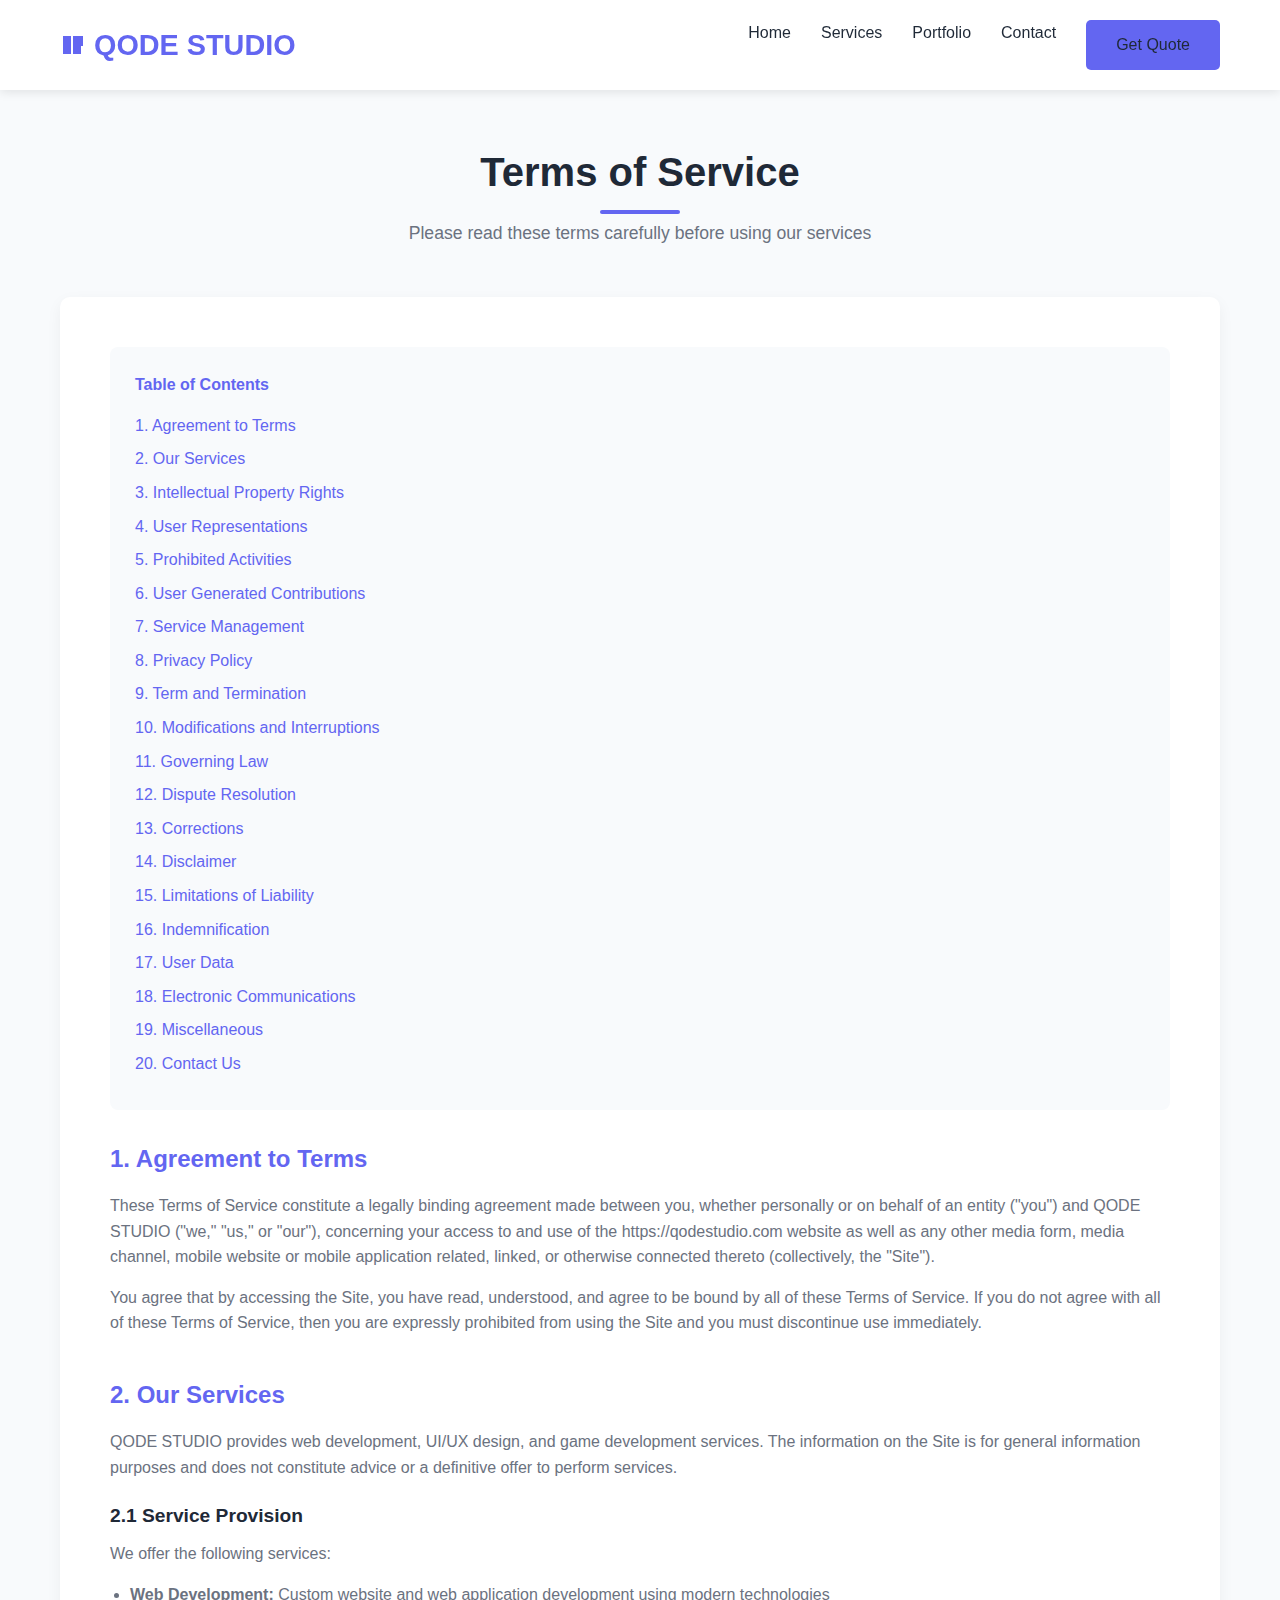
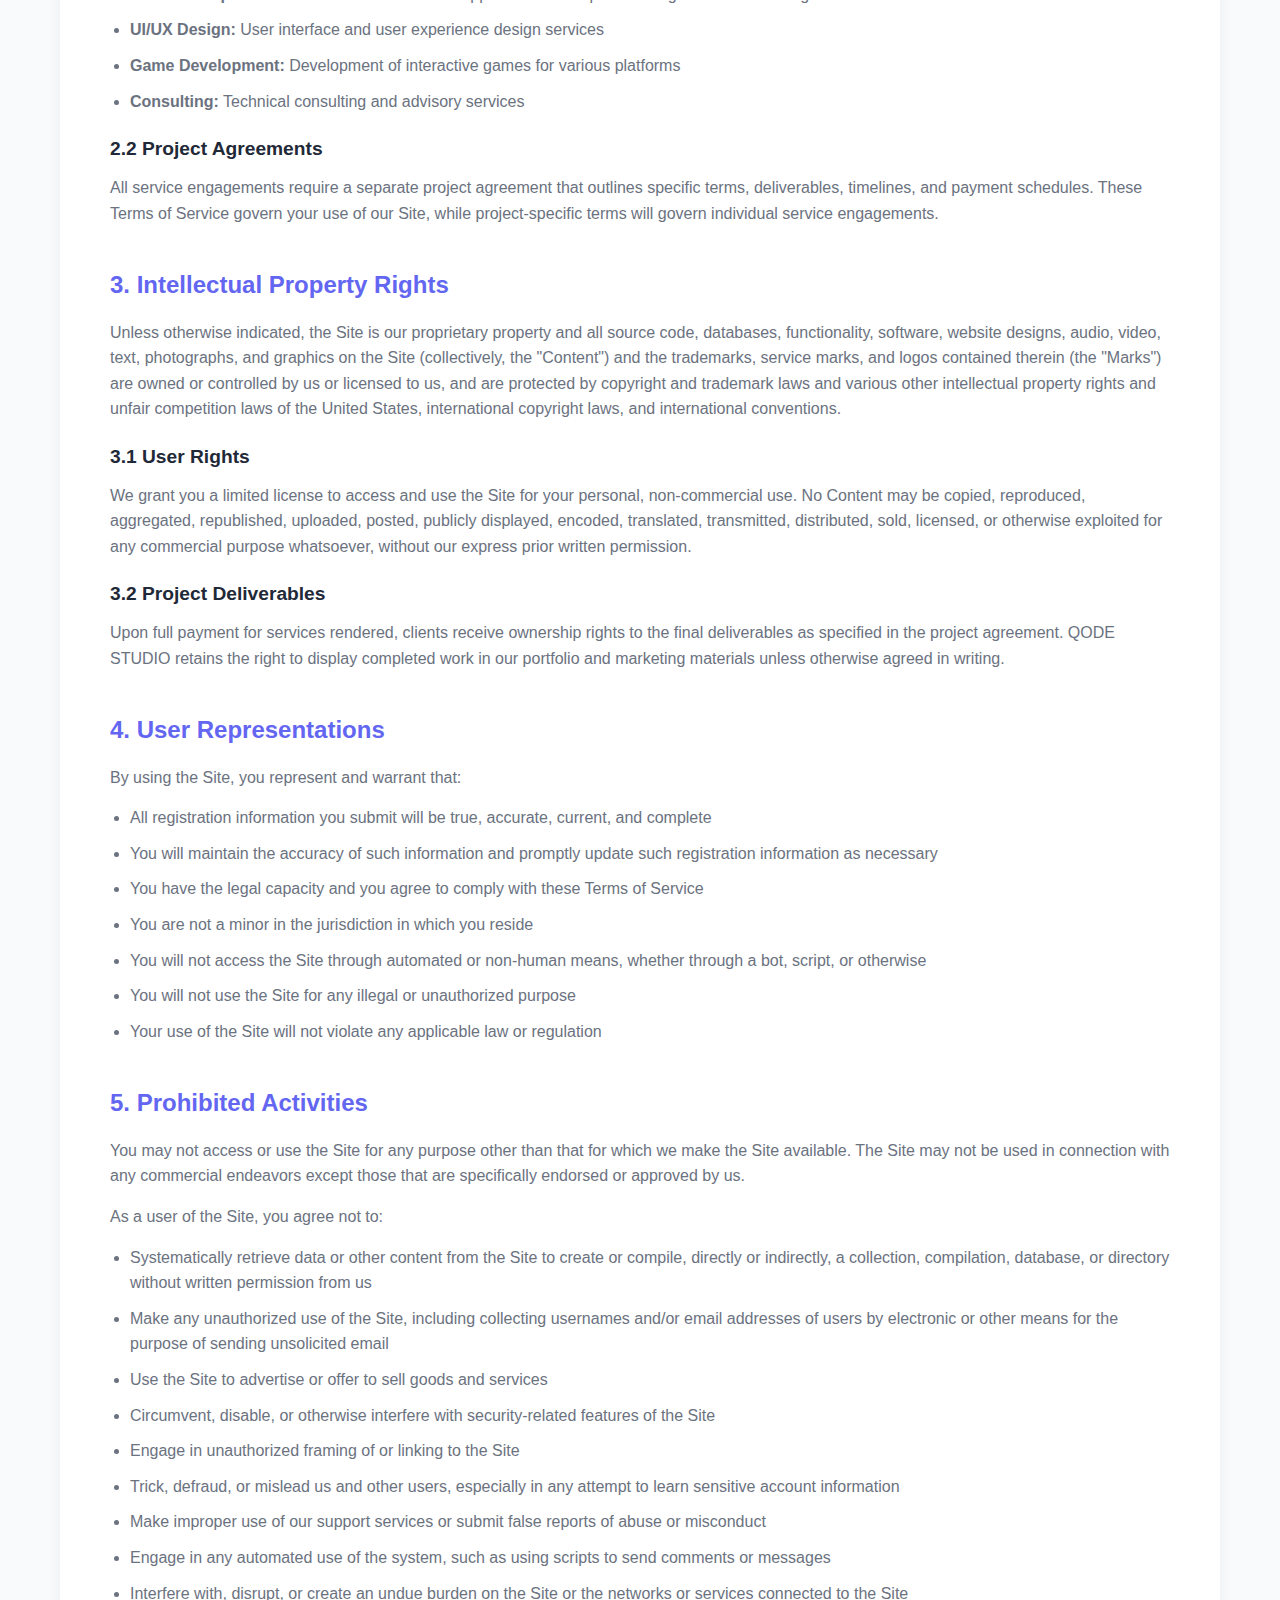
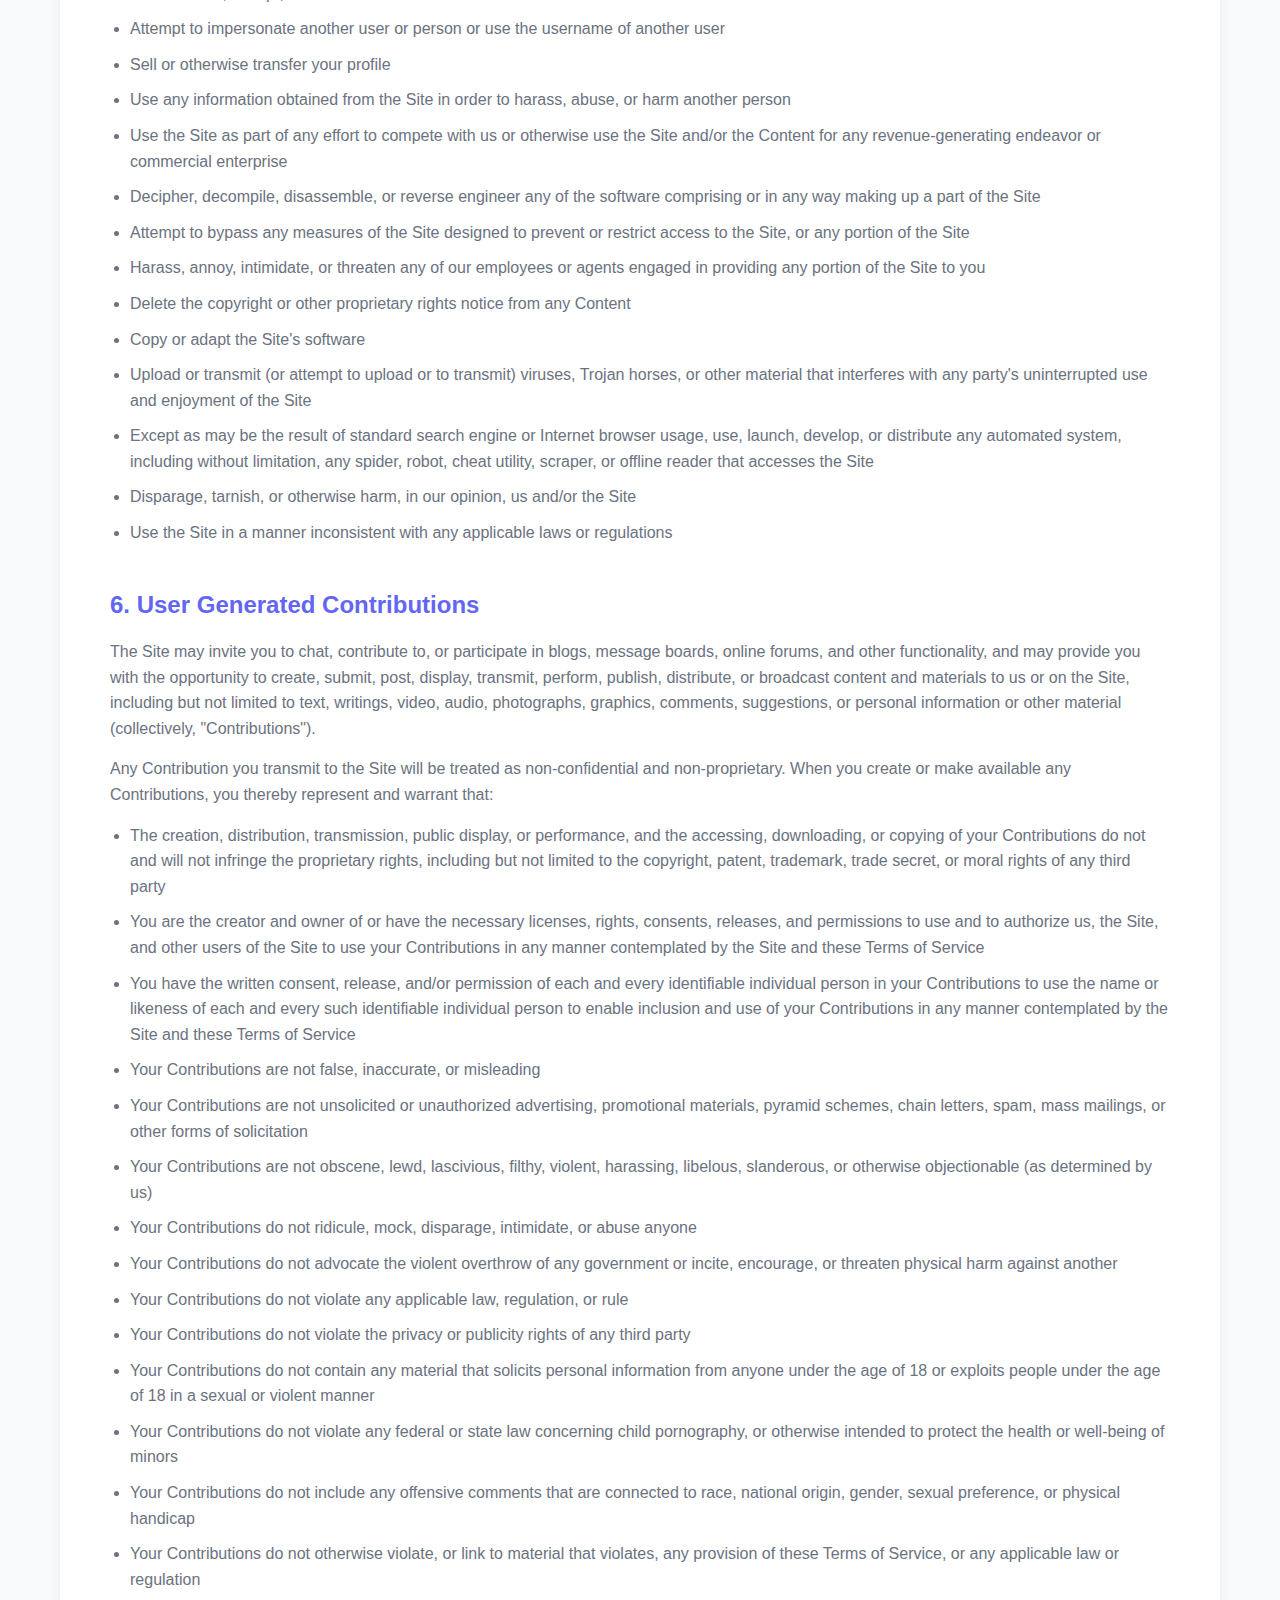
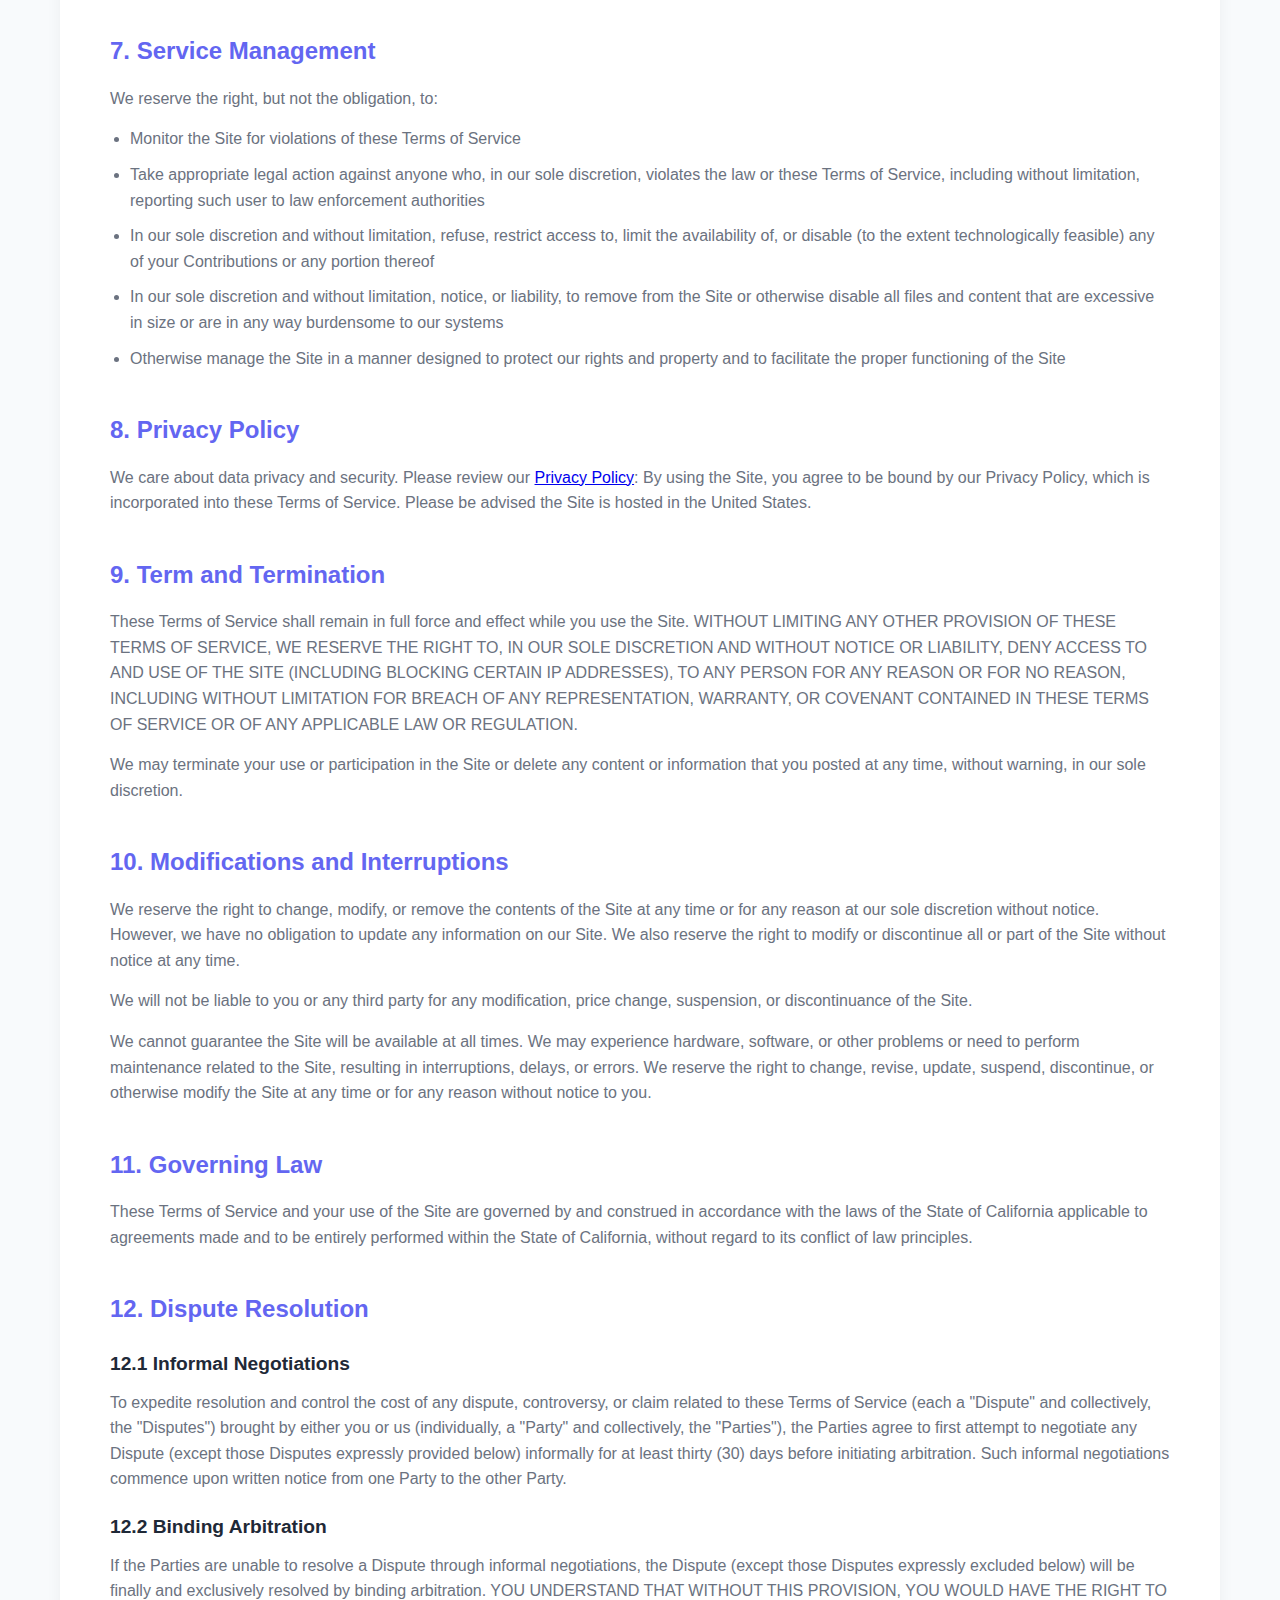
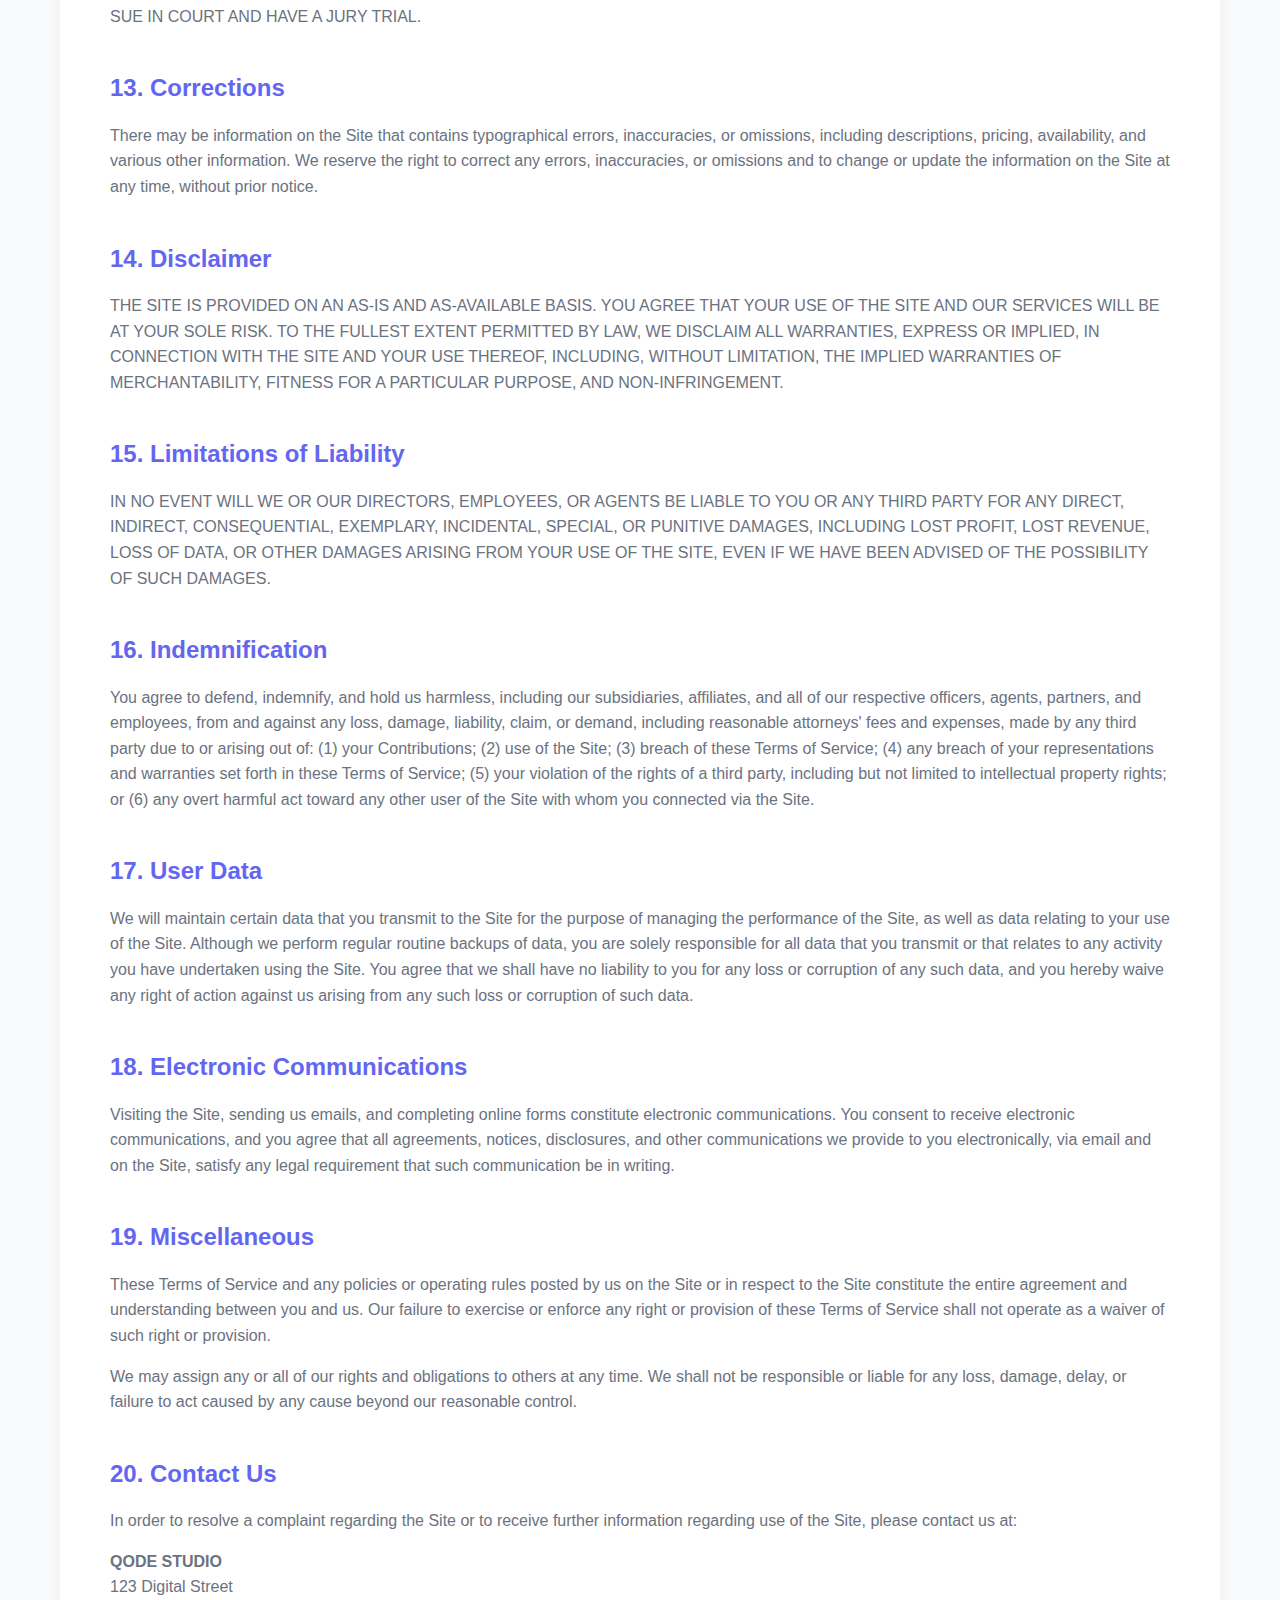
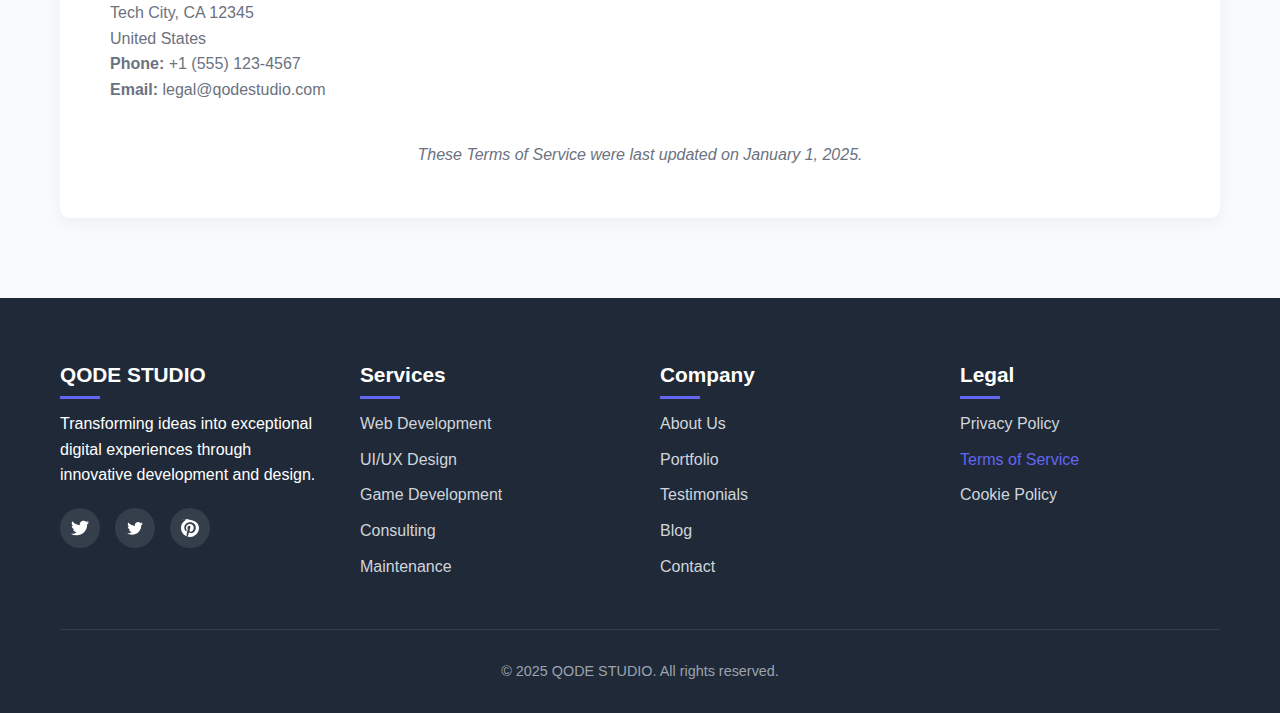
<file: terms.html>
<!DOCTYPE html>
<html lang="en">
<head>
    <meta charset="UTF-8">
    <meta name="viewport" content="width=device-width, initial-scale=1.0">
    <title>Terms of Service | QODE STUDIO</title>
    <style>
        /* Base Styles & Variables */
        :root {
            --primary: #6366f1;
            --primary-dark: #4f46e5;
            --secondary: #f59e0b;
            --dark: #1f2937;
            --light: #f8fafc;
            --gray: #6b7280;
            --transition: all 0.3s ease;
        }

        * {
            margin: 0;
            padding: 0;
            box-sizing: border-box;
            font-family: 'Segoe UI', Tahoma, Geneva, Verdana, sans-serif;
        }

        body {
            background-color: var(--light);
            color: var(--dark);
            line-height: 1.6;
            overflow-x: hidden;
        }

        .container {
            width: 100%;
            max-width: 1200px;
            margin: 0 auto;
            padding: 0 20px;
        }

        section {
            padding: 80px 0;
        }

        .section-title {
            text-align: center;
            margin-bottom: 50px;
        }

        .section-title h2 {
            font-size: 2.5rem;
            margin-bottom: 15px;
            color: var(--dark);
            position: relative;
            display: inline-block;
        }

        .section-title h2::after {
            content: '';
            position: absolute;
            bottom: -10px;
            left: 50%;
            transform: translateX(-50%);
            width: 80px;
            height: 4px;
            background: var(--primary);
            border-radius: 2px;
        }

        .section-title p {
            color: var(--gray);
            font-size: 1.1rem;
            max-width: 600px;
            margin: 0 auto;
        }

        .btn {
            display: inline-block;
            padding: 12px 30px;
            background: var(--primary);
            color: white;
            border: none;
            border-radius: 5px;
            font-size: 1rem;
            font-weight: 600;
            cursor: pointer;
            transition: var(--transition);
            text-decoration: none;
            text-align: center;
        }

        .btn:hover {
            background: var(--primary-dark);
            transform: translateY(-3px);
            box-shadow: 0 10px 20px rgba(0, 0, 0, 0.1);
        }

        /* Header & Navigation */
        header {
            position: fixed;
            top: 0;
            left: 0;
            width: 100%;
            z-index: 1000;
            background: rgba(255, 255, 255, 0.95);
            box-shadow: 0 2px 10px rgba(0, 0, 0, 0.1);
            transition: var(--transition);
        }

        header.scrolled {
            background: white;
            box-shadow: 0 5px 20px rgba(0, 0, 0, 0.1);
        }

        nav {
            display: flex;
            justify-content: space-between;
            align-items: center;
            padding: 20px 0;
        }

        .logo {
            font-size: 1.8rem;
            font-weight: 700;
            color: var(--primary);
            text-decoration: none;
            display: flex;
            align-items: center;
        }

        .logo svg {
            margin-right: 10px;
        }

        .nav-links {
            display: flex;
            list-style: none;
        }

        .nav-links li {
            margin-left: 30px;
        }

        .nav-links a {
            color: var(--dark);
            text-decoration: none;
            font-weight: 500;
            transition: var(--transition);
            position: relative;
        }

        .nav-links a:hover {
            color: var(--primary);
        }

        .nav-links a::after {
            content: '';
            position: absolute;
            bottom: -5px;
            left: 0;
            width: 0;
            height: 2px;
            background: var(--primary);
            transition: var(--transition);
        }

        .nav-links a:hover::after {
            width: 100%;
        }

        .menu-toggle {
            display: none;
            cursor: pointer;
            font-size: 1.5rem;
        }

        /* Terms Content */
        .terms-content {
            background: white;
            border-radius: 10px;
            padding: 50px;
            box-shadow: 0 5px 15px rgba(0, 0, 0, 0.05);
            margin-top: 40px;
        }

        .terms-section {
            margin-bottom: 40px;
        }

        .terms-section h3 {
            font-size: 1.5rem;
            margin-bottom: 15px;
            color: var(--primary);
        }

        .terms-section h4 {
            font-size: 1.2rem;
            margin: 20px 0 10px;
            color: var(--dark);
        }

        .terms-section p {
            margin-bottom: 15px;
            color: var(--gray);
        }

        .terms-section ul {
            margin-left: 20px;
            margin-bottom: 15px;
        }

        .terms-section li {
            margin-bottom: 10px;
            color: var(--gray);
        }

        .last-updated {
            font-style: italic;
            color: var(--gray);
            text-align: center;
            margin-top: 30px;
        }

        .table-of-contents {
            background: #f8fafc;
            border-radius: 8px;
            padding: 25px;
            margin-bottom: 30px;
        }

        .table-of-contents h4 {
            margin-bottom: 15px;
            color: var(--primary);
        }

        .table-of-contents ul {
            list-style-type: none;
            margin-left: 0;
        }

        .table-of-contents li {
            margin-bottom: 8px;
        }

        .table-of-contents a {
            color: var(--primary);
            text-decoration: none;
            transition: var(--transition);
        }

        .table-of-contents a:hover {
            color: var(--primary-dark);
            text-decoration: underline;
        }

        /* Footer */
        footer {
            background: var(--dark);
            color: white;
            padding: 60px 0 30px;
        }

        .footer-content {
            display: grid;
            grid-template-columns: repeat(auto-fit, minmax(200px, 1fr));
            gap: 40px;
            margin-bottom: 40px;
        }

        .footer-column h3 {
            font-size: 1.3rem;
            margin-bottom: 20px;
            position: relative;
            display: inline-block;
        }

        .footer-column h3::after {
            content: '';
            position: absolute;
            bottom: -8px;
            left: 0;
            width: 40px;
            height: 3px;
            background: var(--primary);
        }

        .footer-links {
            list-style: none;
        }

        .footer-links li {
            margin-bottom: 10px;
        }

        .footer-links a {
            color: #d1d5db;
            text-decoration: none;
            transition: var(--transition);
        }

        .footer-links a:hover {
            color: var(--primary);
            padding-left: 5px;
        }

        .social-links {
            display: flex;
            gap: 15px;
            margin-top: 20px;
        }

        .social-link {
            width: 40px;
            height: 40px;
            background: rgba(255, 255, 255, 0.1);
            border-radius: 50%;
            display: flex;
            align-items: center;
            justify-content: center;
            transition: var(--transition);
        }

        .social-link:hover {
            background: var(--primary);
            transform: translateY(-5px);
        }

        .social-link svg {
            width: 18px;
            height: 18px;
            fill: white;
        }

        .copyright {
            text-align: center;
            padding-top: 30px;
            border-top: 1px solid rgba(255, 255, 255, 0.1);
            color: #9ca3af;
            font-size: 0.9rem;
        }

        /* Responsive Design */
        @media (max-width: 768px) {
            .menu-toggle {
                display: block;
            }

            .nav-links {
                position: fixed;
                top: 80px;
                left: 0;
                width: 100%;
                background: white;
                flex-direction: column;
                align-items: center;
                padding: 20px 0;
                box-shadow: 0 5px 10px rgba(0, 0, 0, 0.1);
                transform: translateY(-150%);
                transition: var(--transition);
                z-index: 999;
            }

            .nav-links.active {
                transform: translateY(0);
            }

            .nav-links li {
                margin: 15px 0;
            }

            .terms-content {
                padding: 30px 20px;
            }
        }

        @media (max-width: 576px) {
            .section-title h2 {
                font-size: 2rem;
            }
        }
    </style>
</head>
<body>
    <!-- Header & Navigation -->
    <header id="header">
        <div class="container">
            <nav>
                <a href="index.html" class="logo">
                    <svg xmlns="http://www.w3.org/2000/svg" viewBox="0 0 24 24" width="24" height="24">
                        <path fill="currentColor" d="M13 3v10h10V3H13zM3 3v10h8V3H3zm10 18v-8h8v8h-8zM3 21v-8h8v8H3z"/>
                    </svg>
                    QODE STUDIO
                </a>
                <div class="menu-toggle" id="menuToggle">
                    <i class="fas fa-bars"></i>
                </div>
                <ul class="nav-links" id="navLinks">
                    <li><a href="index.html">Home</a></li>
                    <li><a href="index.html#services">Services</a></li>
                    <li><a href="index.html#portfolio">Portfolio</a></li>
                    <li><a href="index.html#contact">Contact</a></li>
                    <li><a href="index.html#contact" class="btn">Get Quote</a></li>
                </ul>
            </nav>
        </div>
    </header>

    <!-- Terms of Service Section -->
    <section style="padding-top: 140px;">
        <div class="container">
            <div class="section-title">
                <h2>Terms of Service</h2>
                <p>Please read these terms carefully before using our services</p>
            </div>
            
            <div class="terms-content">
                <div class="table-of-contents">
                    <h4>Table of Contents</h4>
                    <ul>
                        <li><a href="#agreement">1. Agreement to Terms</a></li>
                        <li><a href="#services">2. Our Services</a></li>
                        <li><a href="#intellectual-property">3. Intellectual Property Rights</a></li>
                        <li><a href="#user-representations">4. User Representations</a></li>
                        <li><a href="#prohibited-activities">5. Prohibited Activities</a></li>
                        <li><a href="#user-generated-contributions">6. User Generated Contributions</a></li>
                        <li><a href="#service-management">7. Service Management</a></li>
                        <li><a href="#privacy-policy">8. Privacy Policy</a></li>
                        <li><a href="#term-termination">9. Term and Termination</a></li>
                        <li><a href="#modifications-interruptions">10. Modifications and Interruptions</a></li>
                        <li><a href="#governing-law">11. Governing Law</a></li>
                        <li><a href="#dispute-resolution">12. Dispute Resolution</a></li>
                        <li><a href="#corrections">13. Corrections</a></li>
                        <li><a href="#disclaimer">14. Disclaimer</a></li>
                        <li><a href="#limitations-liability">15. Limitations of Liability</a></li>
                        <li><a href="#indemnification">16. Indemnification</a></li>
                        <li><a href="#user-data">17. User Data</a></li>
                        <li><a href="#electronic-communications">18. Electronic Communications</a></li>
                        <li><a href="#miscellaneous">19. Miscellaneous</a></li>
                        <li><a href="#contact-us">20. Contact Us</a></li>
                    </ul>
                </div>
                
                <div class="terms-section" id="agreement">
                    <h3>1. Agreement to Terms</h3>
                    <p>These Terms of Service constitute a legally binding agreement made between you, whether personally or on behalf of an entity ("you") and QODE STUDIO ("we," "us," or "our"), concerning your access to and use of the https://qodestudio.com website as well as any other media form, media channel, mobile website or mobile application related, linked, or otherwise connected thereto (collectively, the "Site").</p>
                    <p>You agree that by accessing the Site, you have read, understood, and agree to be bound by all of these Terms of Service. If you do not agree with all of these Terms of Service, then you are expressly prohibited from using the Site and you must discontinue use immediately.</p>
                </div>
                
                <div class="terms-section" id="services">
                    <h3>2. Our Services</h3>
                    <p>QODE STUDIO provides web development, UI/UX design, and game development services. The information on the Site is for general information purposes and does not constitute advice or a definitive offer to perform services.</p>
                    
                    <h4>2.1 Service Provision</h4>
                    <p>We offer the following services:</p>
                    <ul>
                        <li><strong>Web Development:</strong> Custom website and web application development using modern technologies</li>
                        <li><strong>UI/UX Design:</strong> User interface and user experience design services</li>
                        <li><strong>Game Development:</strong> Development of interactive games for various platforms</li>
                        <li><strong>Consulting:</strong> Technical consulting and advisory services</li>
                    </ul>
                    
                    <h4>2.2 Project Agreements</h4>
                    <p>All service engagements require a separate project agreement that outlines specific terms, deliverables, timelines, and payment schedules. These Terms of Service govern your use of our Site, while project-specific terms will govern individual service engagements.</p>
                </div>
                
                <div class="terms-section" id="intellectual-property">
                    <h3>3. Intellectual Property Rights</h3>
                    <p>Unless otherwise indicated, the Site is our proprietary property and all source code, databases, functionality, software, website designs, audio, video, text, photographs, and graphics on the Site (collectively, the "Content") and the trademarks, service marks, and logos contained therein (the "Marks") are owned or controlled by us or licensed to us, and are protected by copyright and trademark laws and various other intellectual property rights and unfair competition laws of the United States, international copyright laws, and international conventions.</p>
                    
                    <h4>3.1 User Rights</h4>
                    <p>We grant you a limited license to access and use the Site for your personal, non-commercial use. No Content may be copied, reproduced, aggregated, republished, uploaded, posted, publicly displayed, encoded, translated, transmitted, distributed, sold, licensed, or otherwise exploited for any commercial purpose whatsoever, without our express prior written permission.</p>
                    
                    <h4>3.2 Project Deliverables</h4>
                    <p>Upon full payment for services rendered, clients receive ownership rights to the final deliverables as specified in the project agreement. QODE STUDIO retains the right to display completed work in our portfolio and marketing materials unless otherwise agreed in writing.</p>
                </div>
                
                <div class="terms-section" id="user-representations">
                    <h3>4. User Representations</h3>
                    <p>By using the Site, you represent and warrant that:</p>
                    <ul>
                        <li>All registration information you submit will be true, accurate, current, and complete</li>
                        <li>You will maintain the accuracy of such information and promptly update such registration information as necessary</li>
                        <li>You have the legal capacity and you agree to comply with these Terms of Service</li>
                        <li>You are not a minor in the jurisdiction in which you reside</li>
                        <li>You will not access the Site through automated or non-human means, whether through a bot, script, or otherwise</li>
                        <li>You will not use the Site for any illegal or unauthorized purpose</li>
                        <li>Your use of the Site will not violate any applicable law or regulation</li>
                    </ul>
                </div>
                
                <div class="terms-section" id="prohibited-activities">
                    <h3>5. Prohibited Activities</h3>
                    <p>You may not access or use the Site for any purpose other than that for which we make the Site available. The Site may not be used in connection with any commercial endeavors except those that are specifically endorsed or approved by us.</p>
                    
                    <p>As a user of the Site, you agree not to:</p>
                    <ul>
                        <li>Systematically retrieve data or other content from the Site to create or compile, directly or indirectly, a collection, compilation, database, or directory without written permission from us</li>
                        <li>Make any unauthorized use of the Site, including collecting usernames and/or email addresses of users by electronic or other means for the purpose of sending unsolicited email</li>
                        <li>Use the Site to advertise or offer to sell goods and services</li>
                        <li>Circumvent, disable, or otherwise interfere with security-related features of the Site</li>
                        <li>Engage in unauthorized framing of or linking to the Site</li>
                        <li>Trick, defraud, or mislead us and other users, especially in any attempt to learn sensitive account information</li>
                        <li>Make improper use of our support services or submit false reports of abuse or misconduct</li>
                        <li>Engage in any automated use of the system, such as using scripts to send comments or messages</li>
                        <li>Interfere with, disrupt, or create an undue burden on the Site or the networks or services connected to the Site</li>
                        <li>Attempt to impersonate another user or person or use the username of another user</li>
                        <li>Sell or otherwise transfer your profile</li>
                        <li>Use any information obtained from the Site in order to harass, abuse, or harm another person</li>
                        <li>Use the Site as part of any effort to compete with us or otherwise use the Site and/or the Content for any revenue-generating endeavor or commercial enterprise</li>
                        <li>Decipher, decompile, disassemble, or reverse engineer any of the software comprising or in any way making up a part of the Site</li>
                        <li>Attempt to bypass any measures of the Site designed to prevent or restrict access to the Site, or any portion of the Site</li>
                        <li>Harass, annoy, intimidate, or threaten any of our employees or agents engaged in providing any portion of the Site to you</li>
                        <li>Delete the copyright or other proprietary rights notice from any Content</li>
                        <li>Copy or adapt the Site's software</li>
                        <li>Upload or transmit (or attempt to upload or to transmit) viruses, Trojan horses, or other material that interferes with any party's uninterrupted use and enjoyment of the Site</li>
                        <li>Except as may be the result of standard search engine or Internet browser usage, use, launch, develop, or distribute any automated system, including without limitation, any spider, robot, cheat utility, scraper, or offline reader that accesses the Site</li>
                        <li>Disparage, tarnish, or otherwise harm, in our opinion, us and/or the Site</li>
                        <li>Use the Site in a manner inconsistent with any applicable laws or regulations</li>
                    </ul>
                </div>
                
                <div class="terms-section" id="user-generated-contributions">
                    <h3>6. User Generated Contributions</h3>
                    <p>The Site may invite you to chat, contribute to, or participate in blogs, message boards, online forums, and other functionality, and may provide you with the opportunity to create, submit, post, display, transmit, perform, publish, distribute, or broadcast content and materials to us or on the Site, including but not limited to text, writings, video, audio, photographs, graphics, comments, suggestions, or personal information or other material (collectively, "Contributions").</p>
                    <p>Any Contribution you transmit to the Site will be treated as non-confidential and non-proprietary. When you create or make available any Contributions, you thereby represent and warrant that:</p>
                    <ul>
                        <li>The creation, distribution, transmission, public display, or performance, and the accessing, downloading, or copying of your Contributions do not and will not infringe the proprietary rights, including but not limited to the copyright, patent, trademark, trade secret, or moral rights of any third party</li>
                        <li>You are the creator and owner of or have the necessary licenses, rights, consents, releases, and permissions to use and to authorize us, the Site, and other users of the Site to use your Contributions in any manner contemplated by the Site and these Terms of Service</li>
                        <li>You have the written consent, release, and/or permission of each and every identifiable individual person in your Contributions to use the name or likeness of each and every such identifiable individual person to enable inclusion and use of your Contributions in any manner contemplated by the Site and these Terms of Service</li>
                        <li>Your Contributions are not false, inaccurate, or misleading</li>
                        <li>Your Contributions are not unsolicited or unauthorized advertising, promotional materials, pyramid schemes, chain letters, spam, mass mailings, or other forms of solicitation</li>
                        <li>Your Contributions are not obscene, lewd, lascivious, filthy, violent, harassing, libelous, slanderous, or otherwise objectionable (as determined by us)</li>
                        <li>Your Contributions do not ridicule, mock, disparage, intimidate, or abuse anyone</li>
                        <li>Your Contributions do not advocate the violent overthrow of any government or incite, encourage, or threaten physical harm against another</li>
                        <li>Your Contributions do not violate any applicable law, regulation, or rule</li>
                        <li>Your Contributions do not violate the privacy or publicity rights of any third party</li>
                        <li>Your Contributions do not contain any material that solicits personal information from anyone under the age of 18 or exploits people under the age of 18 in a sexual or violent manner</li>
                        <li>Your Contributions do not violate any federal or state law concerning child pornography, or otherwise intended to protect the health or well-being of minors</li>
                        <li>Your Contributions do not include any offensive comments that are connected to race, national origin, gender, sexual preference, or physical handicap</li>
                        <li>Your Contributions do not otherwise violate, or link to material that violates, any provision of these Terms of Service, or any applicable law or regulation</li>
                    </ul>
                </div>
                
                <div class="terms-section" id="service-management">
                    <h3>7. Service Management</h3>
                    <p>We reserve the right, but not the obligation, to:</p>
                    <ul>
                        <li>Monitor the Site for violations of these Terms of Service</li>
                        <li>Take appropriate legal action against anyone who, in our sole discretion, violates the law or these Terms of Service, including without limitation, reporting such user to law enforcement authorities</li>
                        <li>In our sole discretion and without limitation, refuse, restrict access to, limit the availability of, or disable (to the extent technologically feasible) any of your Contributions or any portion thereof</li>
                        <li>In our sole discretion and without limitation, notice, or liability, to remove from the Site or otherwise disable all files and content that are excessive in size or are in any way burdensome to our systems</li>
                        <li>Otherwise manage the Site in a manner designed to protect our rights and property and to facilitate the proper functioning of the Site</li>
                    </ul>
                </div>
                
                <div class="terms-section" id="privacy-policy">
                    <h3>8. Privacy Policy</h3>
                    <p>We care about data privacy and security. Please review our <a href="privacy.html">Privacy Policy</a>: By using the Site, you agree to be bound by our Privacy Policy, which is incorporated into these Terms of Service. Please be advised the Site is hosted in the United States.</p>
                </div>
                
                <div class="terms-section" id="term-termination">
                    <h3>9. Term and Termination</h3>
                    <p>These Terms of Service shall remain in full force and effect while you use the Site. WITHOUT LIMITING ANY OTHER PROVISION OF THESE TERMS OF SERVICE, WE RESERVE THE RIGHT TO, IN OUR SOLE DISCRETION AND WITHOUT NOTICE OR LIABILITY, DENY ACCESS TO AND USE OF THE SITE (INCLUDING BLOCKING CERTAIN IP ADDRESSES), TO ANY PERSON FOR ANY REASON OR FOR NO REASON, INCLUDING WITHOUT LIMITATION FOR BREACH OF ANY REPRESENTATION, WARRANTY, OR COVENANT CONTAINED IN THESE TERMS OF SERVICE OR OF ANY APPLICABLE LAW OR REGULATION.</p>
                    <p>We may terminate your use or participation in the Site or delete any content or information that you posted at any time, without warning, in our sole discretion.</p>
                </div>
                
                <div class="terms-section" id="modifications-interruptions">
                    <h3>10. Modifications and Interruptions</h3>
                    <p>We reserve the right to change, modify, or remove the contents of the Site at any time or for any reason at our sole discretion without notice. However, we have no obligation to update any information on our Site. We also reserve the right to modify or discontinue all or part of the Site without notice at any time.</p>
                    <p>We will not be liable to you or any third party for any modification, price change, suspension, or discontinuance of the Site.</p>
                    <p>We cannot guarantee the Site will be available at all times. We may experience hardware, software, or other problems or need to perform maintenance related to the Site, resulting in interruptions, delays, or errors. We reserve the right to change, revise, update, suspend, discontinue, or otherwise modify the Site at any time or for any reason without notice to you.</p>
                </div>
                
                <div class="terms-section" id="governing-law">
                    <h3>11. Governing Law</h3>
                    <p>These Terms of Service and your use of the Site are governed by and construed in accordance with the laws of the State of California applicable to agreements made and to be entirely performed within the State of California, without regard to its conflict of law principles.</p>
                </div>
                
                <div class="terms-section" id="dispute-resolution">
                    <h3>12. Dispute Resolution</h3>
                    <h4>12.1 Informal Negotiations</h4>
                    <p>To expedite resolution and control the cost of any dispute, controversy, or claim related to these Terms of Service (each a "Dispute" and collectively, the "Disputes") brought by either you or us (individually, a "Party" and collectively, the "Parties"), the Parties agree to first attempt to negotiate any Dispute (except those Disputes expressly provided below) informally for at least thirty (30) days before initiating arbitration. Such informal negotiations commence upon written notice from one Party to the other Party.</p>
                    
                    <h4>12.2 Binding Arbitration</h4>
                    <p>If the Parties are unable to resolve a Dispute through informal negotiations, the Dispute (except those Disputes expressly excluded below) will be finally and exclusively resolved by binding arbitration. YOU UNDERSTAND THAT WITHOUT THIS PROVISION, YOU WOULD HAVE THE RIGHT TO SUE IN COURT AND HAVE A JURY TRIAL.</p>
                </div>
                
                <div class="terms-section" id="corrections">
                    <h3>13. Corrections</h3>
                    <p>There may be information on the Site that contains typographical errors, inaccuracies, or omissions, including descriptions, pricing, availability, and various other information. We reserve the right to correct any errors, inaccuracies, or omissions and to change or update the information on the Site at any time, without prior notice.</p>
                </div>
                
                <div class="terms-section" id="disclaimer">
                    <h3>14. Disclaimer</h3>
                    <p>THE SITE IS PROVIDED ON AN AS-IS AND AS-AVAILABLE BASIS. YOU AGREE THAT YOUR USE OF THE SITE AND OUR SERVICES WILL BE AT YOUR SOLE RISK. TO THE FULLEST EXTENT PERMITTED BY LAW, WE DISCLAIM ALL WARRANTIES, EXPRESS OR IMPLIED, IN CONNECTION WITH THE SITE AND YOUR USE THEREOF, INCLUDING, WITHOUT LIMITATION, THE IMPLIED WARRANTIES OF MERCHANTABILITY, FITNESS FOR A PARTICULAR PURPOSE, AND NON-INFRINGEMENT.</p>
                </div>
                
                <div class="terms-section" id="limitations-liability">
                    <h3>15. Limitations of Liability</h3>
                    <p>IN NO EVENT WILL WE OR OUR DIRECTORS, EMPLOYEES, OR AGENTS BE LIABLE TO YOU OR ANY THIRD PARTY FOR ANY DIRECT, INDIRECT, CONSEQUENTIAL, EXEMPLARY, INCIDENTAL, SPECIAL, OR PUNITIVE DAMAGES, INCLUDING LOST PROFIT, LOST REVENUE, LOSS OF DATA, OR OTHER DAMAGES ARISING FROM YOUR USE OF THE SITE, EVEN IF WE HAVE BEEN ADVISED OF THE POSSIBILITY OF SUCH DAMAGES.</p>
                </div>
                
                <div class="terms-section" id="indemnification">
                    <h3>16. Indemnification</h3>
                    <p>You agree to defend, indemnify, and hold us harmless, including our subsidiaries, affiliates, and all of our respective officers, agents, partners, and employees, from and against any loss, damage, liability, claim, or demand, including reasonable attorneys' fees and expenses, made by any third party due to or arising out of: (1) your Contributions; (2) use of the Site; (3) breach of these Terms of Service; (4) any breach of your representations and warranties set forth in these Terms of Service; (5) your violation of the rights of a third party, including but not limited to intellectual property rights; or (6) any overt harmful act toward any other user of the Site with whom you connected via the Site.</p>
                </div>
                
                <div class="terms-section" id="user-data">
                    <h3>17. User Data</h3>
                    <p>We will maintain certain data that you transmit to the Site for the purpose of managing the performance of the Site, as well as data relating to your use of the Site. Although we perform regular routine backups of data, you are solely responsible for all data that you transmit or that relates to any activity you have undertaken using the Site. You agree that we shall have no liability to you for any loss or corruption of any such data, and you hereby waive any right of action against us arising from any such loss or corruption of such data.</p>
                </div>
                
                <div class="terms-section" id="electronic-communications">
                    <h3>18. Electronic Communications</h3>
                    <p>Visiting the Site, sending us emails, and completing online forms constitute electronic communications. You consent to receive electronic communications, and you agree that all agreements, notices, disclosures, and other communications we provide to you electronically, via email and on the Site, satisfy any legal requirement that such communication be in writing.</p>
                </div>
                
                <div class="terms-section" id="miscellaneous">
                    <h3>19. Miscellaneous</h3>
                    <p>These Terms of Service and any policies or operating rules posted by us on the Site or in respect to the Site constitute the entire agreement and understanding between you and us. Our failure to exercise or enforce any right or provision of these Terms of Service shall not operate as a waiver of such right or provision.</p>
                    <p>We may assign any or all of our rights and obligations to others at any time. We shall not be responsible or liable for any loss, damage, delay, or failure to act caused by any cause beyond our reasonable control.</p>
                </div>
                
                <div class="terms-section" id="contact-us">
                    <h3>20. Contact Us</h3>
                    <p>In order to resolve a complaint regarding the Site or to receive further information regarding use of the Site, please contact us at:</p>
                    <p><strong>QODE STUDIO</strong><br>
                    123 Digital Street<br>
                    Tech City, CA 12345<br>
                    United States<br>
                    <strong>Phone:</strong> +1 (555) 123-4567<br>
                    <strong>Email:</strong> legal@qodestudio.com</p>
                </div>
                
                <p class="last-updated">These Terms of Service were last updated on January 1, 2025.</p>
            </div>
        </div>
    </section>

    <!-- Footer -->
    <footer>
        <div class="container">
            <div class="footer-content">
                <div class="footer-column">
                    <h3>QODE STUDIO</h3>
                    <p>Transforming ideas into exceptional digital experiences through innovative development and design.</p>
                    <div class="social-links">
                        <a href="#" class="social-link">
                            <svg xmlns="http://www.w3.org/2000/svg" viewBox="0 0 24 24">
                                <path d="M24 4.557c-.883.392-1.832.656-2.828.775 1.017-.609 1.798-1.574 2.165-2.724-.951.564-2.005.974-3.127 1.195-.897-.957-2.178-1.555-3.594-1.555-3.179 0-5.515 2.966-4.797 6.045-4.091-.205-7.719-2.165-10.148-5.144-1.29 2.213-.669 5.108 1.523 6.574-.806-.026-1.566-.247-2.229-.616-.054 2.281 1.581 4.415 3.949 4.89-.693.188-1.452.232-2.224.084.626 1.956 2.444 3.379 4.6 3.419-2.07 1.623-4.678 2.348-7.29 2.04 2.179 1.397 4.768 2.212 7.548 2.212 9.142 0 14.307-7.721 13.995-14.646.962-.695 1.797-1.562 2.457-2.549z"/>
                            </svg>
                        </a>
                        <a href="#" class="social-link">
                            <svg xmlns="http://www.w3.org/2000/svg" viewBox="0 0 24 24">
                                <path d="M22.46 6c-.77.35-1.6.58-2.46.69.88-.53 1.56-1.37 1.88-2.38-.83.5-1.75.85-2.72 1.05C18.37 4.5 17.26 4 16 4c-2.35 0-4.27 1.92-4.27 4.29 0 .34.04.67.11.98C8.28 9.09 5.11 7.38 3 4.79c-.37.63-.58 1.37-.58 2.15 0 1.49.75 2.81 1.91 3.56-.71 0-1.37-.2-1.95-.5v.03c0 2.08 1.48 3.82 3.44 4.21a4.22 4.22 0 0 1-1.93.07 4.28 4.28 0 0 0 4 2.98 8.521 8.521 0 0 1-5.33 1.84c-.34 0-.68-.02-1.02-.06C3.44 20.29 5.7 21 8.12 21 16 21 20.33 14.46 20.33 8.79c0-.19 0-.37-.01-.56.84-.6 1.56-1.36 2.14-2.23z"/>
                            </svg>
                        </a>
                        <a href="#" class="social-link">
                            <svg xmlns="http://www.w3.org/2000/svg" viewBox="0 0 24 24">
                                <path d="M12.017 0C5.396 0 .029 5.367.029 11.987c0 5.079 3.158 9.417 7.618 11.174-.105-.949-.199-2.403.042-3.441.219-.937 1.407-5.965 1.407-5.965s-.359-.719-.359-1.782c0-1.668.967-2.914 2.171-2.914 1.023 0 1.518.769 1.518 1.69 0 1.029-.653 2.567-.992 3.992-.285 1.193.6 2.165 1.775 2.165 2.128 0 3.768-2.245 3.768-5.487 0-2.861-2.063-4.869-5.008-4.869-3.41 0-5.409 2.562-5.409 5.199 0 1.033.394 2.143.889 2.741.099.12.112.225.085.345-.09.375-.293 1.199-.334 1.363-.053.225-.172.271-.402.165-1.495-.69-2.433-2.878-2.433-4.646 0-3.776 2.748-7.252 7.92-7.252 4.158 0 7.392 2.967 7.392 6.923 0 4.135-2.607 7.462-6.233 7.462-1.214 0-2.357-.629-2.75-1.378l-.748 2.853c-.271 1.043-1.002 2.35-1.492 3.146C9.57 23.812 10.763 24.009 12.017 24.009c6.624 0 11.99-5.367 11.99-11.988C24.007 5.367 18.641.001.012.017 12.017 0z"/>
                            </svg>
                        </a>
                    </div>
                </div>
                <div class="footer-column">
                    <h3>Services</h3>
                    <ul class="footer-links">
                        <li><a href="index.html#services">Web Development</a></li>
                        <li><a href="index.html#services">UI/UX Design</a></li>
                        <li><a href="index.html#services">Game Development</a></li>
                        <li><a href="index.html#services">Consulting</a></li>
                        <li><a href="index.html#services">Maintenance</a></li>
                    </ul>
                </div>
                <div class="footer-column">
                    <h3>Company</h3>
                    <ul class="footer-links">
                        <li><a href="about.html">About Us</a></li>
                        <li><a href="index.html#portfolio">Portfolio</a></li>
                        <li><a href="testimonials.html">Testimonials</a></li>
                        <li><a href="blog.html">Blog</a></li>
                        <li><a href="index.html#contact">Contact</a></li>
                    </ul>
                </div>
                <div class="footer-column">
                    <h3>Legal</h3>
                    <ul class="footer-links">
                        <li><a href="privacy.html">Privacy Policy</a></li>
                        <li><a href="terms.html" style="color: var(--primary);">Terms of Service</a></li>
                        <li><a href="cookies.html">Cookie Policy</a></li>
                    </ul>
                </div>
            </div>
            <div class="copyright">
                <p>&copy; 2025 QODE STUDIO. All rights reserved.</p>
            </div>
        </div>
    </footer>

    <script>
        // Mobile Menu Toggle
        const menuToggle = document.getElementById('menuToggle');
        const navLinks = document.getElementById('navLinks');

        menuToggle.addEventListener('click', () => {
            navLinks.classList.toggle('active');
        });

        // Header Scroll Effect
        const header = document.getElementById('header');
        window.addEventListener('scroll', () => {
            if (window.scrollY > 100) {
                header.classList.add('scrolled');
            } else {
                header.classList.remove('scrolled');
            }
        });

        // Smooth scrolling for anchor links
        document.querySelectorAll('a[href^="#"]').forEach(anchor => {
            anchor.addEventListener('click', function (e) {
                e.preventDefault();
                const targetId = this.getAttribute('href');
                if (targetId === '#') return;
                
                const targetElement = document.querySelector(targetId);
                if (targetElement) {
                    window.scrollTo({
                        top: targetElement.offsetTop - 80,
                        behavior: 'smooth'
                    });
                    
                    // Close mobile menu if open
                    navLinks.classList.remove('active');
                }
            });
        });
    </script>
</body>
</html>
</file>
